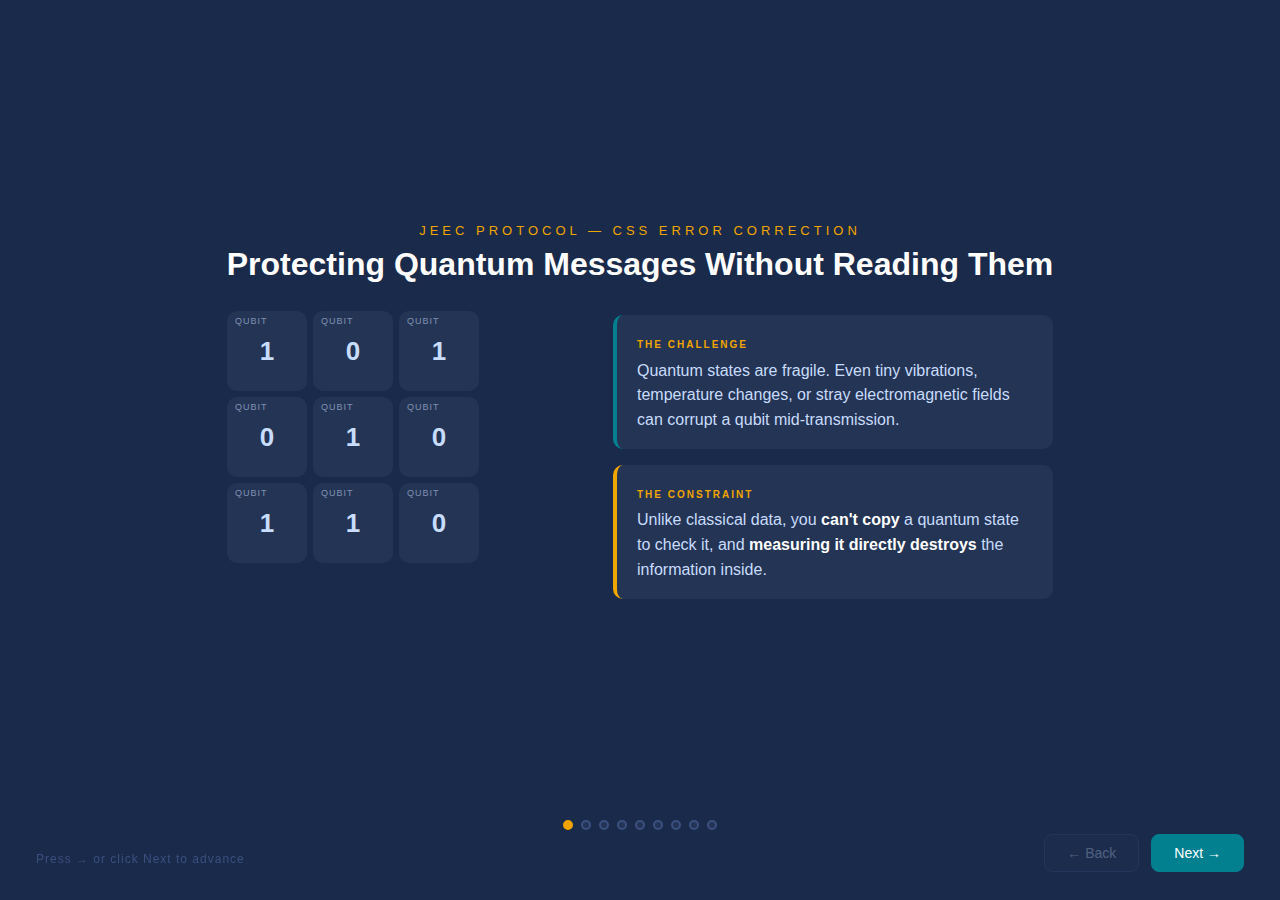
<file: game/index.html>
<!DOCTYPE html>
<html lang="en">
<head>
<meta charset="UTF-8">
<title>CSS Error Correction — Explained</title>
<style>
  * { box-sizing: border-box; margin: 0; padding: 0; }

  body {
    background: #1A2A4A;
    font-family: 'Trebuchet MS', sans-serif;
    color: #fff;
    height: 100vh;
    display: flex;
    flex-direction: column;
    align-items: center;
    justify-content: center;
    overflow: hidden;
    user-select: none;
  }

  /* ── Header ── */
  #header {
    text-align: center;
    margin-bottom: 28px;
    transition: opacity 0.4s;
  }
  #header .label {
    font-size: 13px;
    letter-spacing: 4px;
    color: #F0A500;
    text-transform: uppercase;
    margin-bottom: 8px;
  }
  #header h1 {
    font-size: 32px;
    font-weight: bold;
    color: #fff;
  }

  /* ── Main canvas ── */
  #canvas {
    display: flex;
    align-items: flex-start;
    justify-content: center;
    gap: 48px;
    width: 100%;
    max-width: 1100px;
    padding: 0 40px;
  }

  /* ── Grid ── */
  #grid-wrap { display: flex; flex-direction: column; align-items: center; }
  #grid {
    display: grid;
    grid-template-columns: repeat(4, 80px);
    grid-template-rows: repeat(4, 80px);
    gap: 6px;
    position: relative;
  }
  .cell {
    width: 80px; height: 80px;
    border-radius: 10px;
    display: flex; align-items: center; justify-content: center;
    font-size: 26px; font-weight: bold;
    transition: background 0.45s, color 0.45s, transform 0.35s, box-shadow 0.45s, opacity 0.45s;
    cursor: default;
    position: relative;
  }
  .cell .cell-label {
    position: absolute;
    top: 5px; left: 8px;
    font-size: 9px;
    font-weight: normal;
    opacity: 0.55;
    letter-spacing: 1px;
    text-transform: uppercase;
  }

  /* Cell types */
  .data    { background: #243454; color: #C8DCFC; }
  .parity  { background: #013848; color: #C8DCFC; opacity: 0; }
  .corner  { background: #013848; color: #C8DCFC; opacity: 0; }
  .divider { background: transparent; opacity: 0; pointer-events: none; }

  /* States */
  .cell.visible   { opacity: 1 !important; }
  .cell.highlight { background: #028090 !important; color: #fff !important; box-shadow: 0 0 18px #028090aa; transform: scale(1.08); }
  .cell.gold-hi   { background: #F0A500 !important; color: #1A2A4A !important; box-shadow: 0 0 18px #F0A500aa; transform: scale(1.08); }
  .cell.error     { background: #C0392B !important; color: #fff !important; box-shadow: 0 0 22px #C0392Bcc; transform: scale(1.12); animation: pulse-err 0.9s ease-in-out 2; }
  .cell.fail      { background: #7B1A0F !important; color: #ff8888 !important; box-shadow: 0 0 16px #C0392B88; }
  .cell.fixed     { background: #1A7A4A !important; color: #fff !important; box-shadow: 0 0 18px #1A7A4Aaa; transform: scale(1.12); animation: pulse-ok 0.6s ease-in-out; }

  @keyframes pulse-err {
    0%,100% { transform: scale(1.12); }
    50%      { transform: scale(1.22); }
  }
  @keyframes pulse-ok {
    0%   { transform: scale(1.25); }
    100% { transform: scale(1.08); }
  }

  /* Divider lines */
  #div-col { position: absolute; left: calc(3*80px + 3*6px + 3px); top: 0; width: 3px; height: calc(3*80px + 2*6px); background: #F0A500; border-radius: 2px; opacity: 0; transition: opacity 0.4s; }
  #div-row { position: absolute; top: calc(3*80px + 3*6px + 3px); left: 0; height: 3px; width: calc(3*80px + 2*6px); background: #F0A500; border-radius: 2px; opacity: 0; transition: opacity 0.4s; }

  .dividers-visible #div-col,
  .dividers-visible #div-row { opacity: 1; }

  /* Check badges */
  .check-badge {
    position: absolute;
    right: -26px; top: 50%;
    transform: translateY(-50%);
    font-size: 18px;
    opacity: 0;
    transition: opacity 0.35s;
    pointer-events: none;
  }
  .check-badge.visible { opacity: 1; }

  /* Grid labels */
  .grid-legend {
    display: flex; gap: 20px; margin-top: 14px;
    font-size: 12px; color: #8899BB;
    opacity: 0; transition: opacity 0.4s;
  }
  .grid-legend.visible { opacity: 1; }
  .legend-dot { display: inline-block; width: 12px; height: 12px; border-radius: 3px; margin-right: 5px; vertical-align: middle; }

  /* ── Explanation panel ── */
  #panel {
    flex: 1;
    max-width: 440px;
    display: flex;
    flex-direction: column;
    gap: 16px;
    padding-top: 4px;
  }
  .bubble {
    background: #243454;
    border-left: 4px solid #028090;
    border-radius: 10px;
    padding: 16px 20px;
    font-size: 16px;
    line-height: 1.55;
    color: #C8DCFC;
    opacity: 0;
    transform: translateY(14px);
    transition: opacity 0.4s, transform 0.4s;
  }
  .bubble.visible { opacity: 1; transform: translateY(0); }
  .bubble.gold { border-color: #F0A500; }
  .bubble.red  { border-color: #C0392B; background: #2A1A1A; }
  .bubble.green{ border-color: #1A7A4A; }
  .bubble strong { color: #fff; }
  .bubble .tag {
    display: inline-block;
    font-size: 10px; letter-spacing: 2px; text-transform: uppercase;
    color: #F0A500; font-weight: bold; margin-bottom: 6px;
  }

  /* ── Step indicator ── */
  #steps-bar {
    display: flex; gap: 8px; margin-top: 28px;
  }
  .step-dot {
    width: 10px; height: 10px;
    border-radius: 50%;
    background: #243454;
    border: 2px solid #3A5080;
    transition: background 0.3s, border-color 0.3s;
  }
  .step-dot.active   { background: #F0A500; border-color: #F0A500; }
  .step-dot.done     { background: #028090; border-color: #028090; }

  /* ── Nav ── */
  #nav {
    position: fixed; bottom: 28px; right: 36px;
    display: flex; gap: 12px;
  }
  .nav-btn {
    background: #243454; border: 1.5px solid #3A5080;
    color: #C8DCFC; font-size: 14px;
    padding: 10px 22px; border-radius: 8px;
    cursor: pointer; transition: background 0.2s, border-color 0.2s;
  }
  .nav-btn:hover { background: #028090; border-color: #028090; color: #fff; }
  .nav-btn.primary { background: #028090; border-color: #028090; color: #fff; }
  .nav-btn.primary:hover { background: #03A8BD; }

  #hint {
    position: fixed; bottom: 34px; left: 36px;
    font-size: 12px; color: #3A5080; letter-spacing: 1px;
  }

  /* ── Two-layer slide ── */
  #two-layers {
    display: none;
    gap: 32px;
    align-items: flex-start;
    justify-content: center;
    width: 100%;
    max-width: 900px;
  }
  .layer-card {
    flex: 1; background: #243454; border-radius: 14px;
    padding: 24px 28px; border-top: 4px solid #028090;
    opacity: 0; transform: translateY(20px);
    transition: opacity 0.5s, transform 0.5s;
  }
  .layer-card.visible { opacity: 1; transform: translateY(0); }
  .layer-card.gold-card { border-color: #F0A500; }
  .layer-card h3 { font-size: 18px; margin-bottom: 10px; }
  .layer-card p  { font-size: 14px; line-height: 1.6; color: #8899BB; }
  .layer-card .icon { font-size: 36px; margin-bottom: 12px; }

  /* ── JEEC slide ── */
  #jeec-slide {
    display: none;
    flex-direction: column;
    align-items: center;
    gap: 28px;
    width: 100%;
    max-width: 860px;
  }
  .jeec-flow {
    display: flex; align-items: center; gap: 0; width: 100%;
  }
  .jeec-stage {
    flex: 1; background: #243454; border-radius: 14px;
    padding: 22px 16px; text-align: center;
    border-top: 4px solid #028090;
    opacity: 0; transform: translateY(16px);
    transition: opacity 0.4s, transform 0.4s;
  }
  .jeec-stage.visible { opacity: 1; transform: translateY(0); }
  .jeec-stage .stage-icon { font-size: 30px; margin-bottom: 8px; }
  .jeec-stage h4 { font-size: 14px; font-weight: bold; color: #fff; margin-bottom: 6px; }
  .jeec-stage p  { font-size: 11px; color: #8899BB; line-height: 1.5; }
  .jeec-stage .css-badge {
    margin-top: 12px; display: inline-block;
    background: #1A7A4A; color: #fff;
    font-size: 10px; padding: 3px 10px; border-radius: 20px;
    letter-spacing: 1px;
  }
  .jeec-arrow {
    font-size: 24px; color: #3A5080; padding: 0 6px;
    opacity: 0; transition: opacity 0.4s;
  }
  .jeec-arrow.visible { opacity: 1; }
  .jeec-tagline {
    font-size: 20px; color: #C8DCFC; text-align: center;
    opacity: 0; transition: opacity 0.5s;
    line-height: 1.6;
  }
  .jeec-tagline.visible { opacity: 1; }
  .jeec-tagline strong { color: #F0A500; }
</style>
</head>
<body>

<div id="header">
  <div class="label">JEEC Protocol — CSS Error Correction</div>
  <h1 id="main-title">Protecting Quantum Messages Without Reading Them</h1>
</div>

<!-- MAIN GRID + PANEL (steps 0–6) -->
<div id="canvas">
  <div id="grid-wrap">
    <div id="grid">
      <!-- Data cells (3×3) -->
      <div class="cell data" id="c00"><span class="cell-label">qubit</span><span class="val">1</span></div>
      <div class="cell data" id="c01"><span class="cell-label">qubit</span><span class="val">0</span></div>
      <div class="cell data" id="c02"><span class="cell-label">qubit</span><span class="val">1</span></div>
      <!-- Row 0 parity -->
      <div class="cell parity" id="p0"><span class="cell-label">check</span><span class="val">0</span></div>

      <div class="cell data" id="c10"><span class="cell-label">qubit</span><span class="val">0</span></div>
      <div class="cell data" id="c11"><span class="cell-label">qubit</span><span class="val">1</span></div>
      <div class="cell data" id="c12"><span class="cell-label">qubit</span><span class="val">0</span></div>
      <!-- Row 1 parity -->
      <div class="cell parity" id="p1"><span class="cell-label">check</span><span class="val">1</span></div>

      <div class="cell data" id="c20"><span class="cell-label">qubit</span><span class="val">1</span></div>
      <div class="cell data" id="c21"><span class="cell-label">qubit</span><span class="val">1</span></div>
      <div class="cell data" id="c22"><span class="cell-label">qubit</span><span class="val">0</span></div>
      <!-- Row 2 parity -->
      <div class="cell parity" id="p2"><span class="cell-label">check</span><span class="val">0</span></div>

      <!-- Col parities -->
      <div class="cell parity" id="q0"><span class="cell-label">check</span><span class="val">0</span></div>
      <div class="cell parity" id="q1"><span class="cell-label">check</span><span class="val">0</span></div>
      <div class="cell parity" id="q2"><span class="cell-label">check</span><span class="val">1</span></div>
      <!-- Corner -->
      <div class="cell corner" id="corner"><span class="val">1</span></div>

      <!-- Divider lines -->
      <div id="div-col"></div>
      <div id="div-row"></div>

      <!-- Check badges -->
      <div class="check-badge" id="badge0" style="top:28px">✓</div>
      <div class="check-badge" id="badge1" style="top:114px">✓</div>
      <div class="check-badge" id="badge2" style="top:200px">✓</div>
    </div>

    <div class="grid-legend" id="legend">
      <span><span class="legend-dot" style="background:#243454;border:2px solid #3A5080"></span>Data qubit</span>
      <span><span class="legend-dot" style="background:#013848;border:2px solid #028090"></span>Check cell</span>
    </div>
  </div>

  <div id="panel"></div>
</div>

<!-- TWO LAYERS (step 7) -->
<div id="two-layers">
  <div class="layer-card" id="layer1">
    <div class="icon">⟨0|1⟩</div>
    <h3 style="color:#028090">Layer 1 — Bit-Flip Checks</h3>
    <p>Catches classical-style errors: a qubit that should be <strong style="color:#fff">0</strong> accidentally becomes <strong style="color:#fff">1</strong>.<br><br>These are the row checks — the same ones we just saw in the Sudoku grid.</p>
  </div>
  <div class="layer-card gold-card" id="layer2">
    <div class="icon">⟨+|−⟩</div>
    <h3 style="color:#F0A500">Layer 2 — Phase-Flip Checks</h3>
    <p>Catches purely <em>quantum</em> errors: a qubit's <strong style="color:#fff">phase</strong> flips — invisible in the classical world, but fatal for quantum communication.<br><br>These are the column checks — a second identical grid, rotated 90°.</p>
  </div>
</div>

<!-- JEEC SLIDE (step 8) -->
<div id="jeec-slide">
  <div class="jeec-flow">
    <div class="jeec-stage" id="js1">
      <div class="stage-icon">🔐</div>
      <h4>Stage 1</h4>
      <p>Alice locks the quantum message with her operator</p>
      <span class="css-badge">CSS active</span>
    </div>
    <div class="jeec-arrow" id="ja1">→</div>
    <div class="jeec-stage" id="js2">
      <div class="stage-icon">🔒</div>
      <h4>Stage 2</h4>
      <p>Bob adds his own lock and sends it back</p>
      <span class="css-badge">CSS active</span>
    </div>
    <div class="jeec-arrow" id="ja2">→</div>
    <div class="jeec-stage" id="js3">
      <div class="stage-icon">📬</div>
      <h4>Stage 3</h4>
      <p>Both locks removed — message delivered</p>
      <span class="css-badge">CSS active</span>
    </div>
  </div>
  <p class="jeec-tagline" id="jt">
    At <strong>every stage</strong>, CSS error correction runs automatically —<br>
    detecting and fixing both bit-flips and phase-flips<br>
    <strong>without ever reading the message.</strong>
  </p>
</div>

<!-- Nav -->
<div id="nav">
  <button class="nav-btn" id="btn-prev" onclick="go(-1)">← Back</button>
  <button class="nav-btn primary" id="btn-next" onclick="go(1)">Next →</button>
</div>
<div id="hint">Press → or click Next to advance</div>
<div id="steps-bar"></div>

<script>
const TOTAL = 9;
let step = 0;

// ── Step definitions ──────────────────────────────────────────────────────────
const steps = [
  // 0 — intro: show data cells
  () => {
    setTitle("Protecting Quantum Messages Without Reading Them");
    showCanvas(true);
    resetGrid();
    showPanel([
      { tag: "The Challenge", text: "Quantum states are fragile. Even tiny vibrations, temperature changes, or stray electromagnetic fields can corrupt a qubit mid-transmission." },
      { tag: "The Constraint", text: "Unlike classical data, you <strong>can't copy</strong> a quantum state to check it, and <strong>measuring it directly destroys</strong> the information inside.", cls: "gold" },
    ]);
  },
  // 1 — show the data grid highlighted
  () => {
    setTitle("Your message is spread across multiple qubits");
    showCanvas(true);
    resetGrid();
    highlightCells(['c00','c01','c02','c10','c11','c12','c20','c21','c22'], 'highlight');
    showPanel([
      { tag: "Step 1 — Encoding", text: "CSS codes <strong>spread your quantum message</strong> across multiple physical qubits — like hiding a word across different letters of a sentence." },
      { tag: "", text: "Each coloured cell is a <strong>data qubit</strong>. Together they carry your secret. No single cell contains the full message.", cls: "gold" },
    ]);
  },
  // 2 — show parity cells
  () => {
    setTitle("CSS adds 'check cells' that monitor without reading");
    showCanvas(true);
    resetGrid();
    showParities(true);
    showDividers(true);
    showLegend(true);
    highlightCells(['p0','p1','p2','q0','q1','q2','corner'], 'gold-hi');
    showPanel([
      { tag: "Step 2 — Check Cells", text: "CSS adds <strong>extra 'check cells'</strong> along the edges. They don't carry your message — they exist purely to watch over the data qubits.", cls: "gold" },
      { tag: "", text: "Each check cell holds the <strong>XOR sum</strong> of its row or column — like a Sudoku row that must always balance. If it stops balancing, something went wrong." },
    ]);
  },
  // 3 — explain the rule
  () => {
    setTitle("The rule: every row and column must 'balance'");
    showCanvas(true);
    resetGrid();
    showParities(true);
    showDividers(true);
    showLegend(true);
    showBadges(true);
    showPanel([
      { tag: "The Invariant", text: "Every row: <strong>data qubits ⊕ check cell = 0</strong><br>Every column: <strong>data qubits ⊕ check cell = 0</strong>", cls: "gold" },
      { tag: "", text: "The ✓ badges show that all checks currently pass. The system is healthy — no errors have occurred yet." },
      { tag: "Key Insight", text: "CSS can verify these checks <strong>without ever measuring the actual data</strong>. The checks are blind to the message content — they only see the pattern.", cls: "green" },
    ]);
  },
  // 4 — inject error
  () => {
    setTitle("Noise strikes — a qubit gets corrupted");
    showCanvas(true);
    resetGrid();
    showParities(true);
    showDividers(true);
    showLegend(true);
    showBadges(false);
    // Flip cell c12: 0 → 1
    document.querySelector('#c12 .val').textContent = '1';
    highlightCells(['c12'], 'error');
    showPanel([
      { tag: "Step 3 — Error!", text: "A noise event corrupts one qubit. Cell [row 1, col 2] flips from <strong>0 → 1</strong>. This is an X (bit-flip) error.", cls: "red" },
      { tag: "", text: "This could happen because of fibre attenuation, interference from a classical channel, or thermal noise in the detector.", cls: "red" },
      { tag: "", text: "Neither Alice nor Bob can simply 'look' at the qubit to check — measuring it would collapse the quantum state." },
    ]);
  },
  // 5 — failing checks
  () => {
    setTitle("The check cells fire — error located, message untouched");
    showCanvas(true);
    resetGrid();
    showParities(true);
    showDividers(true);
    showLegend(true);
    showBadges(false);
    document.querySelector('#c12 .val').textContent = '1';
    // Update failing parities
    document.querySelector('#p1 .val').textContent = '0'; // was 1, now fails
    document.querySelector('#q2 .val').textContent = '0'; // was 1, now fails
    highlightCells(['c12'], 'error');
    highlightCells(['p1', 'q2'], 'fail');
    // Badges: row 0 and 2 pass, row 1 fails
    document.querySelectorAll('.check-badge').forEach(b => b.classList.remove('visible'));
    document.getElementById('badge0').textContent = '✓';
    document.getElementById('badge0').classList.add('visible');
    document.getElementById('badge2').textContent = '✓';
    document.getElementById('badge2').classList.add('visible');
    showPanel([
      { tag: "Step 4 — Detection", text: "<strong>Row 1 check fails</strong> ✗ — the balance is broken.<br><strong>Column 2 check fails</strong> ✗ — the balance is broken.", cls: "red" },
      { tag: "", text: "The error is at the <strong>intersection of the failing row and column</strong>: cell [row 1, col 2].<br>Found — without reading a single data qubit.", cls: "gold" },
      { tag: "Crucially", text: "Row 0 ✓ and Row 2 ✓ still pass. CSS knows <em>exactly</em> which qubit is wrong and which are fine.", cls: "green" },
    ]);
  },
  // 6 — fix
  () => {
    setTitle("CSS corrects the error — message fully restored");
    showCanvas(true);
    resetGrid();
    showParities(true);
    showDividers(true);
    showLegend(true);
    showBadges(true);
    showPanel([
      { tag: "Step 5 — Correction", text: "CSS applies a <strong>correction operator</strong> to cell [1,2], flipping it back to 0. No measurement of the actual message was needed.", cls: "green" },
      { tag: "", text: "All check cells return to balance. The ✓ badges light up. The quantum message is <strong>intact and uncorrupted</strong>.", cls: "green" },
      { tag: "The Result", text: "Error detected, located, and corrected — <strong>automatically</strong>, during transmission, without exposing any quantum information.", cls: "gold" },
    ]);
  },
  // 7 — two layers
  () => {
    setTitle("But quantum has two types of errors — CSS handles both");
    showCanvas(false);
    document.getElementById('two-layers').style.display = 'flex';
    document.getElementById('jeec-slide').style.display = 'none';
    setTimeout(() => {
      document.getElementById('layer1').classList.add('visible');
      setTimeout(() => document.getElementById('layer2').classList.add('visible'), 250);
    }, 80);
    showPanel([]);
  },
  // 8 — JEEC
  () => {
    setTitle("In JEEC — CSS runs at every stage of the protocol");
    showCanvas(false);
    document.getElementById('two-layers').style.display = 'none';
    document.getElementById('jeec-slide').style.display = 'flex';
    const els = ['js1','ja1','js2','ja2','js3'];
    els.forEach((id, i) => setTimeout(() => document.getElementById(id).classList.add('visible'), i * 180));
    setTimeout(() => document.getElementById('jt').classList.add('visible'), els.length * 180 + 100);
    showPanel([]);
  },
];

// ── Helpers ───────────────────────────────────────────────────────────────────
function setTitle(t) { document.getElementById('main-title').textContent = t; }

function showCanvas(show) {
  document.getElementById('canvas').style.display = show ? 'flex' : 'none';
  if (!show) {
    document.getElementById('two-layers').style.display = 'none';
    document.getElementById('jeec-slide').style.display = 'none';
  }
}

function resetGrid() {
  // Reset all data cells
  const dataVals = { c00:1,c01:0,c02:1,c10:0,c11:1,c12:0,c20:1,c21:1,c22:0 };
  Object.entries(dataVals).forEach(([id, v]) => {
    const el = document.getElementById(id);
    el.querySelector('.val').textContent = v;
    el.className = 'cell data';
  });
  // Reset parity cells
  const parVals = { p0:0,p1:1,p2:0,q0:0,q1:0,q2:1 };
  Object.entries(parVals).forEach(([id,v]) => {
    const el = document.getElementById(id);
    el.querySelector('.val').textContent = v;
    el.className = 'cell parity';
  });
  document.getElementById('corner').className = 'cell corner';
  showDividers(false);
  showParities(false);
  showBadges(false);
  showLegend(false);
}

function highlightCells(ids, cls) {
  ids.forEach(id => document.getElementById(id).classList.add(cls));
}

function showParities(show) {
  ['p0','p1','p2','q0','q1','q2','corner'].forEach(id => {
    const el = document.getElementById(id);
    if (show) el.classList.add('visible');
    else el.classList.remove('visible');
  });
}

function showDividers(show) {
  document.getElementById('grid').classList.toggle('dividers-visible', show);
}

function showBadges(show) {
  document.querySelectorAll('.check-badge').forEach(b => {
    b.textContent = '✓';
    b.style.color = '#1A7A4A';
    if (show) b.classList.add('visible');
    else b.classList.remove('visible');
  });
}

function showLegend(show) {
  document.getElementById('legend').classList.toggle('visible', show);
}

function showPanel(items) {
  const panel = document.getElementById('panel');
  panel.innerHTML = '';
  const clsMap = { gold: 'bubble gold', red: 'bubble red', green: 'bubble green', '': 'bubble' };
  items.forEach((item, i) => {
    const div = document.createElement('div');
    div.className = clsMap[item.cls || ''] || 'bubble';
    div.innerHTML = (item.tag ? `<div class="tag">${item.tag}</div>` : '') + `<p>${item.text}</p>`;
    panel.appendChild(div);
    setTimeout(() => div.classList.add('visible'), i * 120 + 60);
  });
}

// ── Navigation ────────────────────────────────────────────────────────────────
function buildDots() {
  const bar = document.getElementById('steps-bar');
  bar.innerHTML = '';
  for (let i = 0; i < TOTAL; i++) {
    const d = document.createElement('div');
    d.className = 'step-dot' + (i < step ? ' done' : i === step ? ' active' : '');
    bar.appendChild(d);
  }
  // Position below canvas
  bar.style.position = 'fixed';
  bar.style.bottom = '70px';
  bar.style.left = '50%';
  bar.style.transform = 'translateX(-50%)';
}

function go(dir) {
  step = Math.max(0, Math.min(TOTAL - 1, step + dir));
  render();
}

function render() {
  // Reset two-layer and JEEC visibility
  document.querySelectorAll('.layer-card').forEach(e => e.classList.remove('visible'));
  document.querySelectorAll('.jeec-stage, .jeec-arrow, .jeec-tagline').forEach(e => e.classList.remove('visible'));
  steps[step]();
  buildDots();
  document.getElementById('btn-prev').style.opacity = step === 0 ? '0.3' : '1';
  document.getElementById('btn-next').textContent = step === TOTAL - 1 ? 'Done ✓' : 'Next →';
}

document.addEventListener('keydown', e => {
  if (e.key === 'ArrowRight' || e.key === 'ArrowDown' || e.key === ' ') { e.preventDefault(); go(1); }
  if (e.key === 'ArrowLeft'  || e.key === 'ArrowUp')                    { e.preventDefault(); go(-1); }
});

render();
</script>
</body>
</html>
</file>
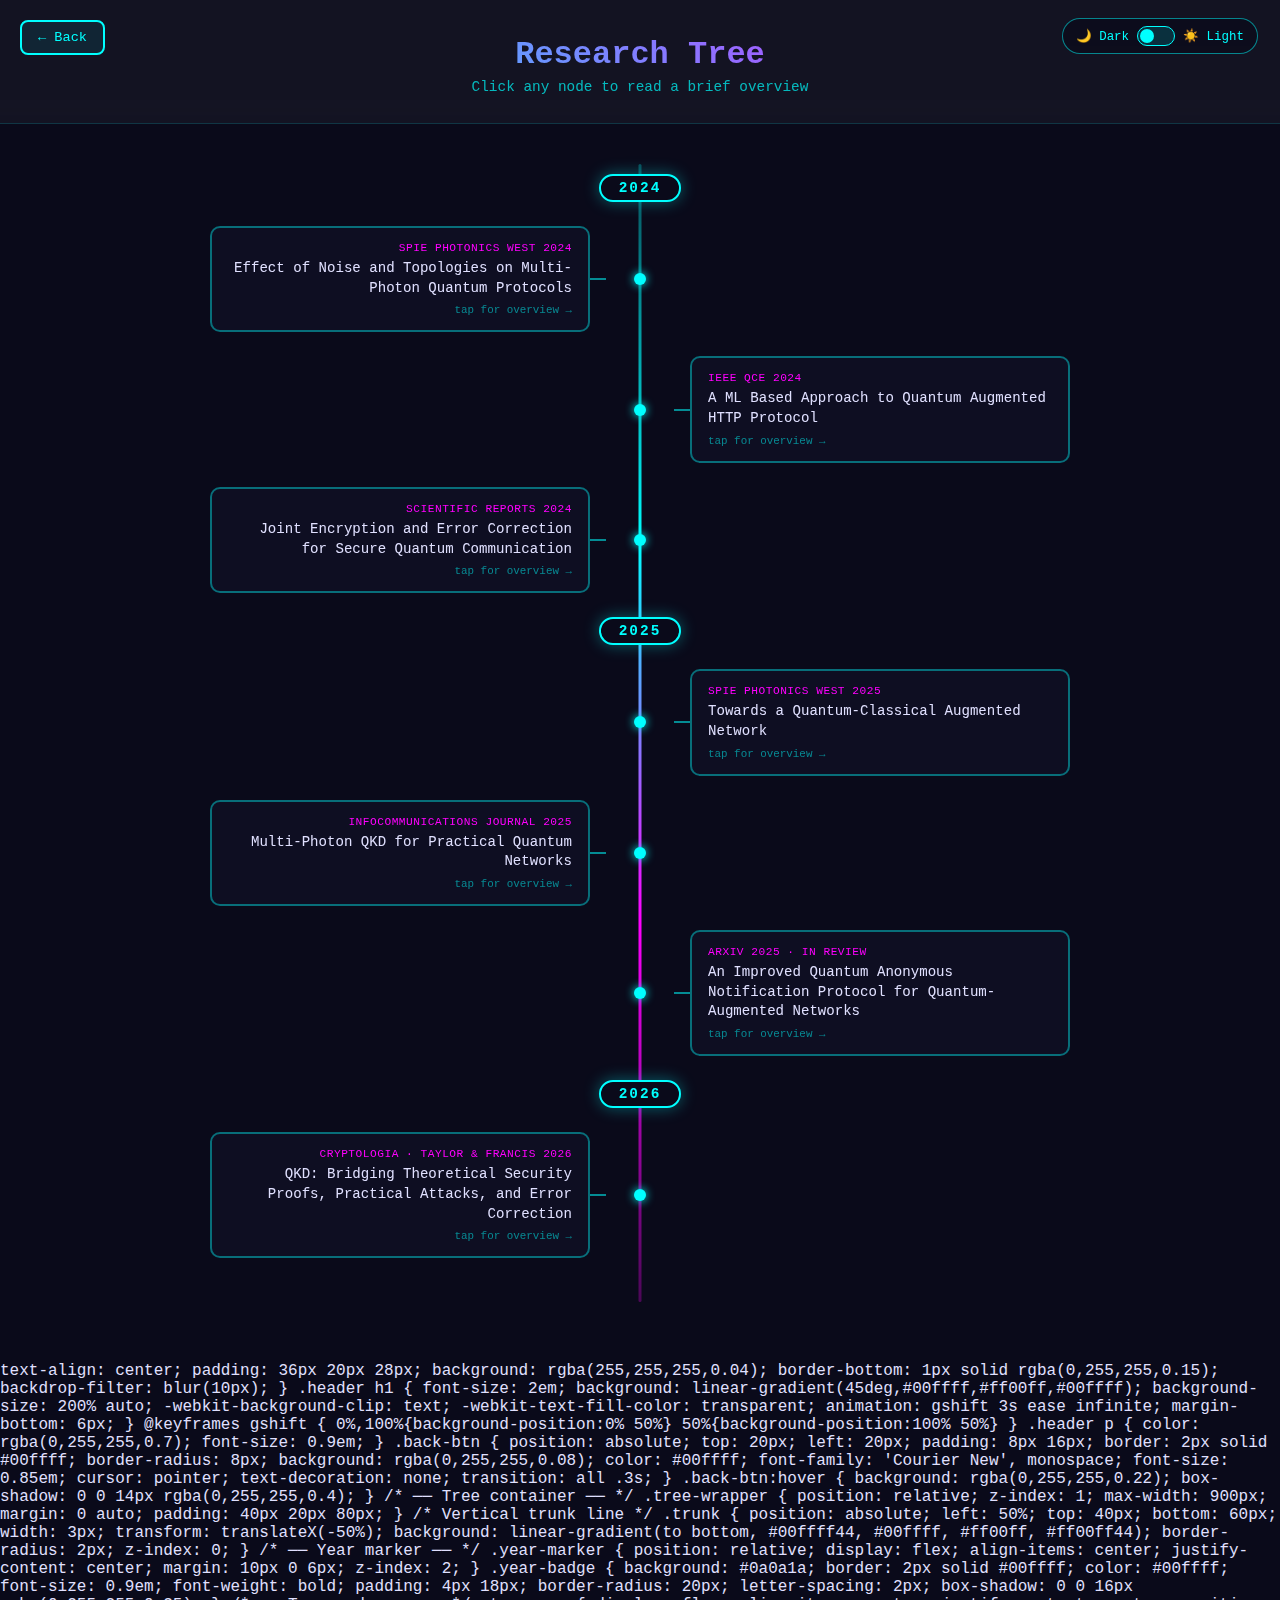
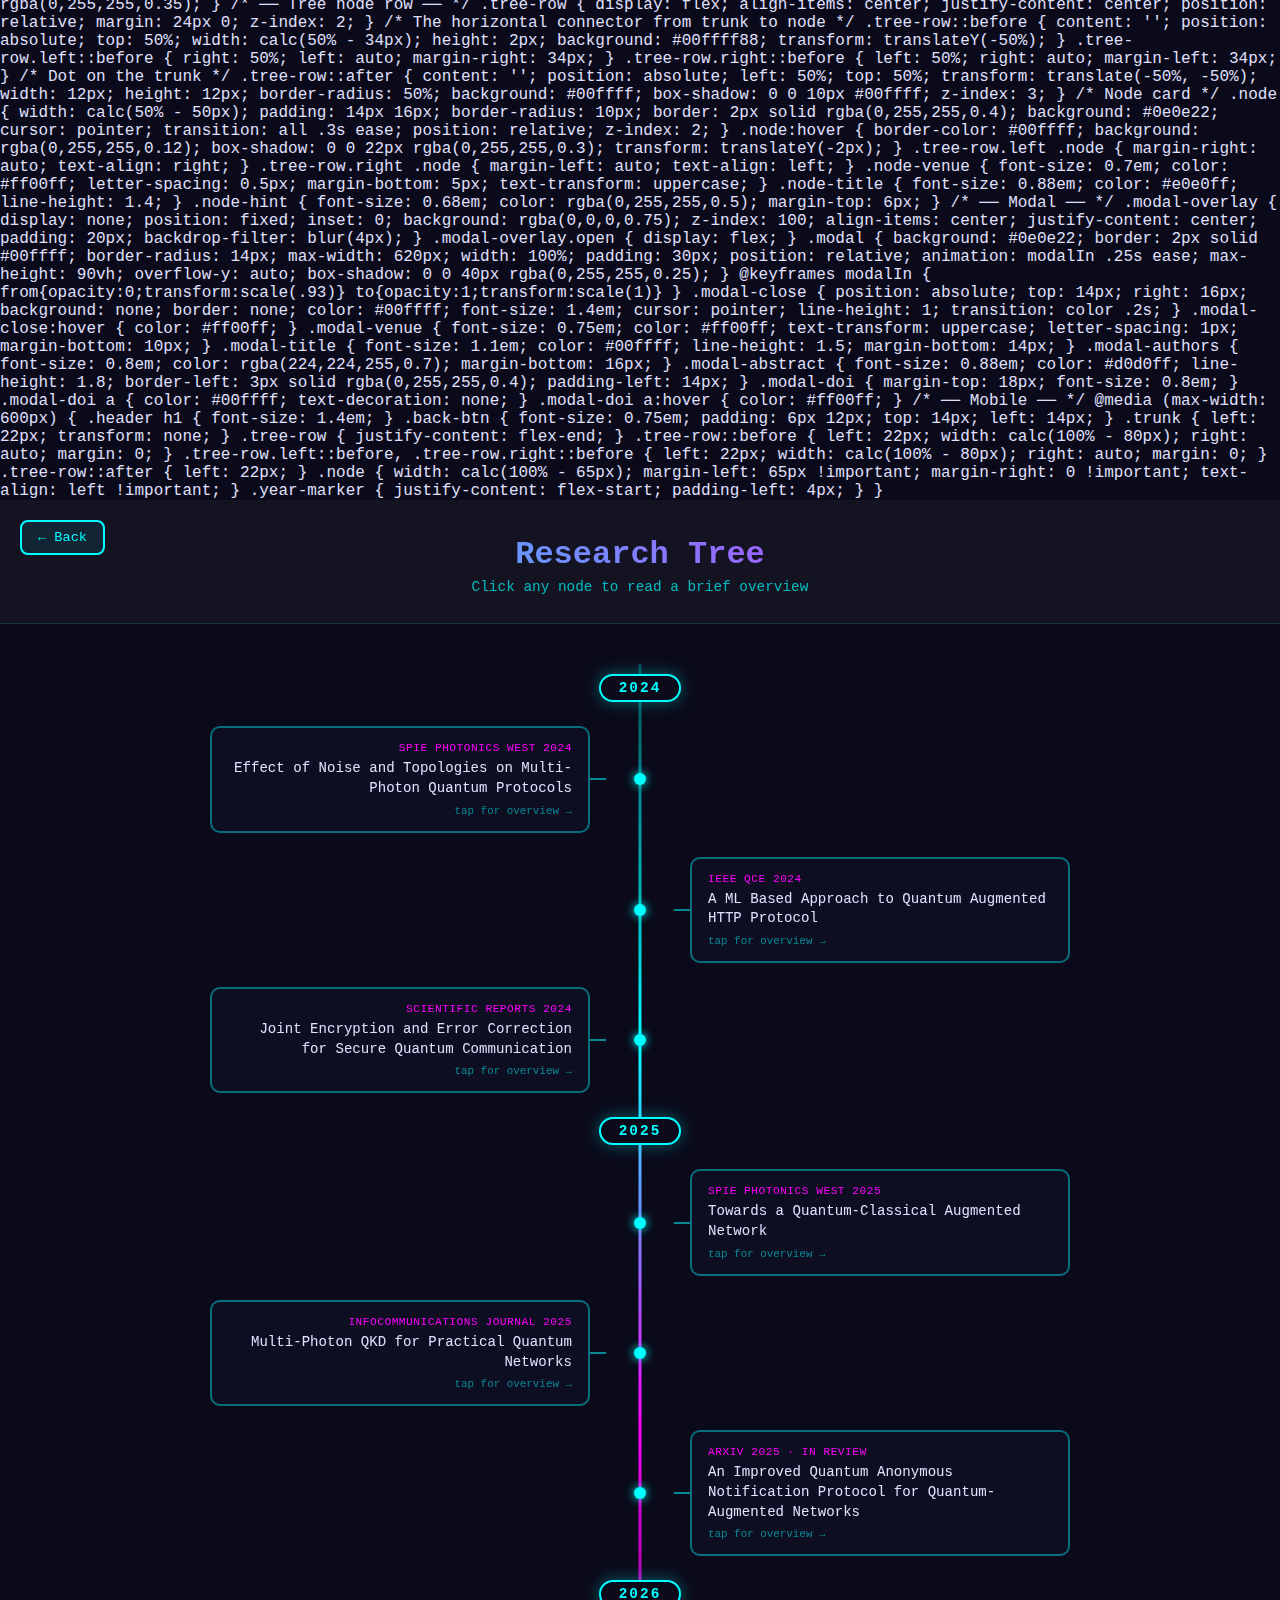
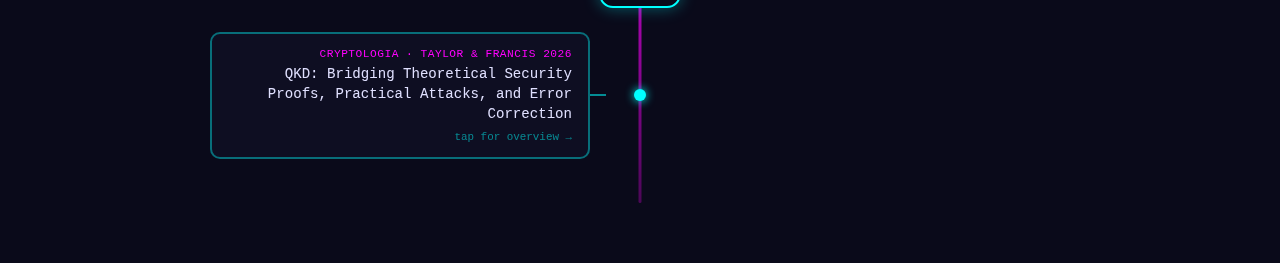
<file: projects.html>
<!DOCTYPE html>
<html lang="en">
<head>
    <meta charset="UTF-8">
    <meta name="viewport" content="width=device-width, initial-scale=1.0">
    <title>Research Tree | Nitin Jha</title>
    <script>
      (function() {
        const _id = [71,45,48,89,82,54,52,84,66,68,54,75].map(n=>String.fromCharCode(n)).join('');
        const _allowed = ['nitinjha.github.io', 'localhost', '127.0.0.1'];
        if (!_allowed.some(h => location.hostname === h || location.hostname.endsWith('.' + h))) return;
        window.dataLayer = window.dataLayer || [];
        function gtag(){dataLayer.push(arguments);}
        window.gtag = gtag;
        gtag('js', new Date());
        gtag('config', _id);
        const s = document.createElement('script');
        s.async = true;
        s.src = 'https://www.googletagmanager.com/gtag/js?id=' + _id;
        document.head.appendChild(s);
      })();
    </script>
    <style>
        * { margin: 0; padding: 0; box-sizing: border-box; }

        body {
            background: #0a0a1a;
            color: #e0e0ff;
            font-family: 'Courier New', monospace;
            overflow-x: hidden;
            min-height: 100vh;
        }

        /* ── Starfield ── */
        .stars { position: fixed; top: 0; left: 0; width: 100%; height: 100%; pointer-events: none; z-index: 0; }
        .star { position: absolute; background: white; border-radius: 50%; animation: twinkle 3s infinite; }
        @keyframes twinkle { 0%,100%{opacity:.3} 50%{opacity:1} }

        /* ── Header ── */
        .header {
            position: relative; z-index: 1;
            text-align: center;
            padding: 36px 20px 28px;
            background: rgba(255,255,255,0.04);
            border-bottom: 1px solid rgba(0,255,255,0.15);
            backdrop-filter: blur(10px);
        }
        .header h1 {
            font-size: 2em;
            background: linear-gradient(45deg,#00ffff,#ff00ff,#00ffff);
            background-size: 200% auto;
            -webkit-background-clip: text;
            -webkit-text-fill-color: transparent;
            animation: gshift 3s ease infinite;
            margin-bottom: 6px;
        }
        @keyframes gshift { 0%,100%{background-position:0% 50%} 50%{background-position:100% 50%} }
        .header p { color: rgba(0,255,255,0.7); font-size: 0.9em; }

        .back-btn {
            position: absolute; top: 20px; left: 20px;
            padding: 8px 16px;
            border: 2px solid #00ffff;
            border-radius: 8px;
            background: rgba(0,255,255,0.08);
            color: #00ffff;
            font-family: 'Courier New', monospace;
            font-size: 0.85em;
            cursor: pointer;
            text-decoration: none;
            transition: all .3s;
        }
        .back-btn:hover { background: rgba(0,255,255,0.22); box-shadow: 0 0 14px rgba(0,255,255,0.4); }

        /* ── Tree container ── */
        .tree-wrapper {
            position: relative; z-index: 1;
            max-width: 900px;
            margin: 0 auto;
            padding: 40px 20px 80px;
        }

        /* Vertical trunk line */
        .trunk {
            position: absolute;
            left: 50%;
            top: 40px;
            bottom: 60px;
            width: 3px;
            transform: translateX(-50%);
            background: linear-gradient(to bottom, #00ffff44, #00ffff, #ff00ff, #ff00ff44);
            border-radius: 2px;
            z-index: 0;
        }

        /* ── Year marker ── */
        .year-marker {
            position: relative;
            display: flex;
            align-items: center;
            justify-content: center;
            margin: 10px 0 6px;
            z-index: 2;
        }
        .year-badge {
            background: #0a0a1a;
            border: 2px solid #00ffff;
            color: #00ffff;
            font-size: 0.9em;
            font-weight: bold;
            padding: 4px 18px;
            border-radius: 20px;
            letter-spacing: 2px;
            box-shadow: 0 0 16px rgba(0,255,255,0.35);
        }

        /* ── Tree node row ── */
        .tree-row {
            display: flex;
            align-items: center;
            justify-content: center;
            position: relative;
            margin: 24px 0;
            z-index: 2;
        }

        /* The horizontal connector from trunk to node */
        .tree-row::before {
            content: '';
            position: absolute;
            top: 50%;
            width: calc(50% - 34px);
            height: 2px;
            background: #00ffff88;
            transform: translateY(-50%);
        }
        .tree-row.left::before  { right: 50%; left: auto; margin-right: 34px; }
        .tree-row.right::before { left: 50%;  right: auto; margin-left: 34px; }

        /* Dot on the trunk */
        .tree-row::after {
            content: '';
            position: absolute;
            left: 50%;
            top: 50%;
            transform: translate(-50%, -50%);
            width: 12px;
            height: 12px;
            border-radius: 50%;
            background: #00ffff;
            box-shadow: 0 0 10px #00ffff;
            z-index: 3;
        }

        /* Node card */
        .node {
            width: calc(50% - 50px);
            padding: 14px 16px;
            border-radius: 10px;
            border: 2px solid rgba(0,255,255,0.4);
            background: #0e0e22;
            cursor: pointer;
            transition: all .3s ease;
            position: relative;
            z-index: 2;
        }
        .node:hover {
            border-color: #00ffff;
            background: rgba(0,255,255,0.12);
            box-shadow: 0 0 22px rgba(0,255,255,0.3);
            transform: translateY(-2px);
        }
        .tree-row.left  .node { margin-right: auto; text-align: right; }
        .tree-row.right .node { margin-left: auto;  text-align: left;  }

        .node-venue {
            font-size: 0.7em;
            color: #ff00ff;
            letter-spacing: 0.5px;
            margin-bottom: 5px;
            text-transform: uppercase;
        }
        .node-title {
            font-size: 0.88em;
            color: #e0e0ff;
            line-height: 1.4;
        }
        .node-hint {
            font-size: 0.68em;
            color: rgba(0,255,255,0.5);
            margin-top: 6px;
        }

        /* ── Modal ── */
        .modal-overlay {
            display: none;
            position: fixed; inset: 0;
            background: rgba(0,0,0,0.75);
            z-index: 100;
            align-items: center;
            justify-content: center;
            padding: 20px;
            backdrop-filter: blur(4px);
        }
        .modal-overlay.open { display: flex; }

        .modal {
            background: #0e0e22;
            border: 2px solid #00ffff;
            border-radius: 14px;
            max-width: 620px;
            width: 100%;
            padding: 30px;
            position: relative;
            animation: modalIn .25s ease;
            max-height: 90vh;
            overflow-y: auto;
            box-shadow: 0 0 40px rgba(0,255,255,0.25);
        }
        @keyframes modalIn { from{opacity:0;transform:scale(.93)} to{opacity:1;transform:scale(1)} }

        .modal-close {
            position: absolute; top: 14px; right: 16px;
            background: none; border: none;
            color: #00ffff; font-size: 1.4em;
            cursor: pointer; line-height: 1;
            transition: color .2s;
        }
        .modal-close:hover { color: #ff00ff; }

        .modal-venue {
            font-size: 0.75em;
            color: #ff00ff;
            text-transform: uppercase;
            letter-spacing: 1px;
            margin-bottom: 10px;
        }
        .modal-title {
            font-size: 1.1em;
            color: #00ffff;
            line-height: 1.5;
            margin-bottom: 14px;
        }
        .modal-authors {
            font-size: 0.8em;
            color: rgba(224,224,255,0.7);
            margin-bottom: 16px;
        }
        .modal-abstract {
            font-size: 0.88em;
            color: #d0d0ff;
            line-height: 1.8;
            border-left: 3px solid rgba(0,255,255,0.4);
            padding-left: 14px;
        }
        .modal-doi {
            margin-top: 18px;
            font-size: 0.8em;
        }
        .modal-doi a {
            color: #00ffff;
            text-decoration: none;
        }
        .modal-doi a:hover { color: #ff00ff; }

        /* ── Mode toggle ── */
        .mode-toggle {
            position: fixed;
            top: 18px; right: 22px;
            z-index: 999;
            display: flex; align-items: center; gap: 8px;
            padding: 7px 13px;
            border-radius: 30px;
            border: 1.5px solid rgba(0,255,255,0.5);
            background: rgba(10,10,26,0.7);
            backdrop-filter: blur(10px);
            cursor: pointer;
            font-family: 'Courier New', monospace;
            font-size: 0.78em;
            color: #00ffff;
            transition: all 0.3s ease;
            user-select: none;
        }
        .mode-toggle:hover { border-color: #00ffff; background: rgba(0,255,255,0.1); }
        .toggle-track {
            width: 38px; height: 20px;
            background: rgba(0,255,255,0.15);
            border: 1.5px solid #00ffff;
            border-radius: 10px;
            position: relative; flex-shrink: 0;
            transition: all 0.3s;
        }
        .toggle-knob {
            position: absolute;
            width: 14px; height: 14px;
            background: #00ffff;
            border-radius: 50%;
            top: 2px; left: 2px;
            transition: left 0.3s, background 0.3s;
        }

        /* ── Formal / light mode ── */
        body.formal { background: #f4f4f4; color: #111; }

        body.formal .mode-toggle {
            background: rgba(255,255,255,0.92);
            border-color: #555; color: #333;
        }
        body.formal .mode-toggle:hover { background: #e8e8e8; }
        body.formal .toggle-track { background: rgba(0,0,0,0.08); border-color: #555; }
        body.formal .toggle-knob { background: #333; left: 20px; }

        body.formal .stars { display: none; }

        body.formal .header {
            background: #fff;
            border-bottom: 1px solid #ddd;
            box-shadow: 0 2px 10px rgba(0,0,0,0.06);
            backdrop-filter: none;
        }
        body.formal .header h1 {
            background: none;
            -webkit-background-clip: unset;
            -webkit-text-fill-color: #111;
            animation: none;
        }
        body.formal .header p { color: #555; }

        body.formal .back-btn {
            background: #fff;
            border-color: #555;
            color: #333;
            box-shadow: none;
        }
        body.formal .back-btn:hover { background: #eee; box-shadow: none; }

        body.formal .trunk {
            background: #555;
        }
        body.formal .year-badge {
            background: #fff;
            border-color: #333;
            color: #111;
            box-shadow: none;
            letter-spacing: 1px;
        }
        body.formal .tree-row::before { background: #999; }
        body.formal .tree-row::after {
            background: #333;
            box-shadow: none;
        }

        body.formal .node {
            background: #fff;
            border-color: #bbb;
        }
        body.formal .node:hover {
            background: #f5f5f5;
            border-color: #555;
            box-shadow: 2px 2px 0 #aaa;
            transform: none;
        }
        body.formal .node-venue { color: #555; }
        body.formal .node-title { color: #111; }
        body.formal .node-hint { color: #999; }

        body.formal .modal-overlay { background: rgba(0,0,0,0.45); }
        body.formal .modal {
            background: #fff;
            border-color: #bbb;
            box-shadow: 0 4px 30px rgba(0,0,0,0.15);
        }
        body.formal .modal-close { color: #333; }
        body.formal .modal-close:hover { color: #000; }
        body.formal .modal-venue { color: #555; }
        body.formal .modal-title { color: #111; }
        body.formal .modal-authors { color: #555; }
        body.formal .modal-abstract {
            color: #333;
            border-left-color: #bbb;
        }
        body.formal .modal-doi a { color: #111; text-decoration: underline; }
        body.formal .modal-doi a:hover { color: #555; }

        /* ── Mobile ── */
        @media (max-width: 600px) {
            .header h1 { font-size: 1.4em; }
            .back-btn { font-size: 0.75em; padding: 6px 12px; top: 14px; left: 14px; }

            .trunk { left: 22px; transform: none; }

            .tree-row { justify-content: flex-end; }
            .tree-row::before { left: 22px; width: calc(100% - 80px); right: auto; margin: 0; }
            .tree-row.left::before,
            .tree-row.right::before { left: 22px; width: calc(100% - 80px); right: auto; margin: 0; }
            .tree-row::after { left: 22px; }

            .node {
                width: calc(100% - 65px);
                margin-left: 65px !important;
                margin-right: 0 !important;
                text-align: left !important;
            }

            .year-marker { justify-content: flex-start; padding-left: 4px; }
        }
    </style>
</head>
<body>

<!-- Mode toggle -->
<button class="mode-toggle" onclick="toggleMode()">
    <span>🌙 Dark</span>
    <div class="toggle-track"><div class="toggle-knob"></div></div>
    <span>☀️ Light</span>
</button>

<div class="stars" id="stars"></div>

<div class="header">
    <a href="index.html" class="back-btn">← Back</a>
    <h1>Research Tree</h1>
    <p>Click any node to read a brief overview</p>
</div>

<div class="tree-wrapper">
    <div class="trunk"></div>

    <!-- ── 2024 ── -->
    <div class="year-marker"><span class="year-badge">2024</span></div>

    <div class="tree-row left" data-paper="0">
        <div class="node" onclick="openModal(0)">
            <div class="node-venue">SPIE Photonics West 2024</div>
            <div class="node-title">Effect of Noise and Topologies on Multi-Photon Quantum Protocols</div>
            <div class="node-hint">tap for overview →</div>
        </div>
    </div>

    <div class="tree-row right" data-paper="1">
        <div class="node" onclick="openModal(1)">
            <div class="node-venue">IEEE QCE 2024</div>
            <div class="node-title">A ML Based Approach to Quantum Augmented HTTP Protocol</div>
            <div class="node-hint">tap for overview →</div>
        </div>
    </div>

    <div class="tree-row left" data-paper="2">
        <div class="node" onclick="openModal(2)">
            <div class="node-venue">Scientific Reports 2024</div>
            <div class="node-title">Joint Encryption and Error Correction for Secure Quantum Communication</div>
            <div class="node-hint">tap for overview →</div>
        </div>
    </div>

    <!-- ── 2025 ── -->
    <div class="year-marker"><span class="year-badge">2025</span></div>

    <div class="tree-row right" data-paper="3">
        <div class="node" onclick="openModal(3)">
            <div class="node-venue">SPIE Photonics West 2025</div>
            <div class="node-title">Towards a Quantum-Classical Augmented Network</div>
            <div class="node-hint">tap for overview →</div>
        </div>
    </div>

    <div class="tree-row left" data-paper="4">
        <div class="node" onclick="openModal(4)">
            <div class="node-venue">Infocommunications Journal 2025</div>
            <div class="node-title">Multi-Photon QKD for Practical Quantum Networks</div>
            <div class="node-hint">tap for overview →</div>
        </div>
    </div>

    <div class="tree-row right" data-paper="5">
        <div class="node" onclick="openModal(5)">
            <div class="node-venue">arXiv 2025 · In Review</div>
            <div class="node-title">An Improved Quantum Anonymous Notification Protocol for Quantum-Augmented Networks</div>
            <div class="node-hint">tap for overview →</div>
        </div>
    </div>

    <!-- ── 2026 ── -->
    <div class="year-marker"><span class="year-badge">2026</span></div>

    <div class="tree-row left" data-paper="6">
        <div class="node" onclick="openModal(6)">
            <div class="node-venue">Cryptologia · Taylor &amp; Francis 2026</div>
            <div class="node-title">QKD: Bridging Theoretical Security Proofs, Practical Attacks, and Error Correction</div>
            <div class="node-hint">tap for overview →</div>
        </div>
    </div>

</div>

<!-- ── Modal ── -->
<div class="modal-overlay" id="modal" onclick="closeOnOverlay(event)">
    <div class="modal">
        <button class="modal-close" onclick="closeModal()">✕</button>
        <div class="modal-venue"  id="m-venue"></div>
        <div class="modal-title"  id="m-title"></div>
        <div class="modal-authors" id="m-authors"></div>
        <div class="modal-abstract" id="m-abstract"></div>
        <div class="modal-doi"    id="m-doi"></div>
    </div>
</div>

<script>
const papers = [
    {
        venue: "SPIE Photonics West 2024 · Quantum Computing, Communication, and Simulation IV, Vol. 12911",
        title: "Effect of Noise and Topologies on Multi-Photon Quantum Protocols",
        authors: "Nitin Jha, Abhishek Parakh, Mahadevan Subramaniam",
        abstract: "This paper investigates how channel and device noise affects multi-photon quantum protocols — specifically Kak's three-stage protocol — in terms of security, transmission distances, and bit rates across ring, star, and torus network topologies. Unlike single-photon protocols, multi-photon approaches do not require ideal single-photon emitters and provide higher security guarantees over longer distances. The results offer practical guidance on repeater placement and topology selection for quantum-augmented networks.",
        doi: null
    },
    {
        venue: "IEEE International Conference on Quantum Computing and Engineering (QCE) 2024",
        title: "A ML Based Approach to Quantum Augmented HTTP Protocol",
        authors: "Nitin Jha, Abhishek Parakh, Mahadevan Subramanian",
        abstract: "This paper proposes a modification to the HTTP protocol packet structure to support hybrid quantum-classical payloads in quantum-augmented networks. An NLP-based machine-learning algorithm parses outgoing messages, assigns security levels, and selectively routes sensitive content through quantum encryption channels. The work also introduces optimized bandwidth allocation between quantum and classical channels for high-traffic routes.",
        doi: "10.1109/QCE60285.2024.10420"
    },
    {
        venue: "Scientific Reports (Nature Portfolio) · Vol. 14, Article 24542 · 2024",
        title: "Joint Encryption and Error Correction for Secure Quantum Communication",
        authors: "Nitin Jha, Abhishek Parakh, Mahadevan Subramaniam",
        abstract: "This paper proposes the first integrated quantum encryption and error correction technique by extending the three-stage QKD protocol with Calderbank-Shor-Steane (CSS) error correction codes. The combined protocol corrects single-bit flip and single-phase flip errors without the overhead of treating encryption and error correction as separate processes. It supports transmission of arbitrary qubits, making the protocol general-purpose for secure quantum communication.",
        doi: "10.1038/s41598-024-75212-8"
    },
    {
        venue: "SPIE Photonics West 2025 · Quantum Computing, Communication, and Simulation V, Vol. 13391",
        title: "Towards a Quantum-Classical Augmented Network",
        authors: "Nitin Jha, Abhishek Parakh, Mahadevan Subramaniam",
        abstract: "This paper proposes augmenting classical networks with quantum capabilities by modifying HTTP to carry both classical and quantum payloads within a single packet, divided by privacy needs. Machine learning models (logistic regression, CNN, LSTM, BiLSTM) classify the privacy label of outgoing communications, enabling selective quantum encryption only for private content. The approach reduces quantum resource consumption while maintaining strong security for sensitive transmissions.",
        doi: null
    },
    {
        venue: "Infocommunications Journal · 2025",
        title: "Multi-Photon QKD for Practical Quantum Networks",
        authors: "Nitin Jha, Abhishek Parakh, Mahadevan Subramaniam",
        abstract: "This paper evaluates the practicality of the three-stage QKD, Decoy-state, and E91 protocols across multiple network topologies (direct, line, grid, ring, and torus) under multi-photon burst transmissions. It establishes a mathematical relationship between multi-photon burst size and maximum stable transmission distance, removing the reliance on single-photon emitters. The findings highlight the advantages of multi-photon tolerant protocols for integration into existing classical network infrastructure.",
        doi: "10.36244/ICJ.2025.2.9"
    },
    {
        venue: "arXiv:2511.12313 · In Review: Frontiers Quantum Science and Technology · 2025",
        title: "An Improved Quantum Anonymous Notification Protocol for Quantum-Augmented Networks",
        authors: "Nitin Jha, Abhishek Parakh, Mahadevan Subramaniam",
        abstract: "This paper proposes an improved Quantum Anonymous Notification (QAN) protocol using rotation operations on shared GHZ states to anonymously notify receivers of incoming quantum communications in an n-user quantum-augmented network. The protocol is evaluated under dephasing noise and demonstrates stronger resilience to false notifications than prior approaches. It is designed to integrate with an ML classifier within a QuANet framework, reducing header-based information leakage at compromised switches.",
        doi: null
    },
    {
        venue: "Cryptologia · Taylor & Francis · 2026",
        title: "Quantum Key Distribution: Bridging Theoretical Security Proofs, Practical Attacks, and Error Correction for Quantum-Augmented Networks",
        authors: "Nitin Jha, Abhishek Parakh, Mahadevan Subramaniam",
        abstract: "This review critically surveys QKD protocols — categorized into uncertainty principle-based (BB84), hybrid secure direct communication (three-stage), continuous-variable, Twin-field, and Device-Independent schemes — with emphasis on rigorous security proofs and known vulnerabilities. It highlights key experimental breakthroughs and mitigation strategies including Quantum Error Correction Codes (QECCs) to enhance channel fidelity and system robustness. The review connects this landscape to quantum-augmented networks, providing a comprehensive path from theoretical security proofs to experimental validation.",
        doi: "10.1080/01611194.2025.2596885"
    }
];

function openModal(idx) {
    const p = papers[idx];
    document.getElementById('m-venue').textContent    = p.venue;
    document.getElementById('m-title').textContent    = p.title;
    document.getElementById('m-authors').textContent  = p.authors;
    document.getElementById('m-abstract').textContent = p.abstract;
    const doiEl = document.getElementById('m-doi');
    doiEl.innerHTML = p.doi
        ? `DOI: <a href="https://doi.org/${p.doi}" target="_blank">${p.doi}</a>`
        : '';
    document.getElementById('modal').classList.add('open');
    document.body.style.overflow = 'hidden';
}

function closeModal() {
    document.getElementById('modal').classList.remove('open');
    document.body.style.overflow = '';
}

function closeOnOverlay(e) {
    if (e.target === document.getElementById('modal')) closeModal();
}

document.addEventListener('keydown', e => { if (e.key === 'Escape') closeModal(); });

// ── Mode toggle ────────────────────────────────────────────
function toggleMode() {
    const isFormal = document.body.classList.toggle('formal');
    localStorage.setItem('portfolioMode', isFormal ? 'formal' : 'quantum');
}
// Restore saved preference
if (localStorage.getItem('portfolioMode') === 'formal') {
    document.body.classList.add('formal');
}

// Starfield
function createStars() {
    const c = document.getElementById('stars');
    for (let i = 0; i < 160; i++) {
        const s = document.createElement('div');
        s.className = 'star';
        s.style.cssText = `left:${Math.random()*100}%;top:${Math.random()*100}%;width:${Math.random()*2+1}px;height:${s.style.width};animation-delay:${Math.random()*3}s`;
        c.appendChild(s);
    }
}
createStars();
</script>
</body>
</html>
            text-align: center;
            padding: 36px 20px 28px;
            background: rgba(255,255,255,0.04);
            border-bottom: 1px solid rgba(0,255,255,0.15);
            backdrop-filter: blur(10px);
        }
        .header h1 {
            font-size: 2em;
            background: linear-gradient(45deg,#00ffff,#ff00ff,#00ffff);
            background-size: 200% auto;
            -webkit-background-clip: text;
            -webkit-text-fill-color: transparent;
            animation: gshift 3s ease infinite;
            margin-bottom: 6px;
        }
        @keyframes gshift { 0%,100%{background-position:0% 50%} 50%{background-position:100% 50%} }
        .header p { color: rgba(0,255,255,0.7); font-size: 0.9em; }

        .back-btn {
            position: absolute; top: 20px; left: 20px;
            padding: 8px 16px;
            border: 2px solid #00ffff;
            border-radius: 8px;
            background: rgba(0,255,255,0.08);
            color: #00ffff;
            font-family: 'Courier New', monospace;
            font-size: 0.85em;
            cursor: pointer;
            text-decoration: none;
            transition: all .3s;
        }
        .back-btn:hover { background: rgba(0,255,255,0.22); box-shadow: 0 0 14px rgba(0,255,255,0.4); }

        /* ── Tree container ── */
        .tree-wrapper {
            position: relative; z-index: 1;
            max-width: 900px;
            margin: 0 auto;
            padding: 40px 20px 80px;
        }

        /* Vertical trunk line */
        .trunk {
            position: absolute;
            left: 50%;
            top: 40px;
            bottom: 60px;
            width: 3px;
            transform: translateX(-50%);
            background: linear-gradient(to bottom, #00ffff44, #00ffff, #ff00ff, #ff00ff44);
            border-radius: 2px;
            z-index: 0;
        }

        /* ── Year marker ── */
        .year-marker {
            position: relative;
            display: flex;
            align-items: center;
            justify-content: center;
            margin: 10px 0 6px;
            z-index: 2;
        }
        .year-badge {
            background: #0a0a1a;
            border: 2px solid #00ffff;
            color: #00ffff;
            font-size: 0.9em;
            font-weight: bold;
            padding: 4px 18px;
            border-radius: 20px;
            letter-spacing: 2px;
            box-shadow: 0 0 16px rgba(0,255,255,0.35);
        }

        /* ── Tree node row ── */
        .tree-row {
            display: flex;
            align-items: center;
            justify-content: center;
            position: relative;
            margin: 24px 0;
            z-index: 2;
        }

        /* The horizontal connector from trunk to node */
        .tree-row::before {
            content: '';
            position: absolute;
            top: 50%;
            width: calc(50% - 34px);
            height: 2px;
            background: #00ffff88;
            transform: translateY(-50%);
        }
        .tree-row.left::before  { right: 50%; left: auto; margin-right: 34px; }
        .tree-row.right::before { left: 50%;  right: auto; margin-left: 34px; }

        /* Dot on the trunk */
        .tree-row::after {
            content: '';
            position: absolute;
            left: 50%;
            top: 50%;
            transform: translate(-50%, -50%);
            width: 12px;
            height: 12px;
            border-radius: 50%;
            background: #00ffff;
            box-shadow: 0 0 10px #00ffff;
            z-index: 3;
        }

        /* Node card */
        .node {
            width: calc(50% - 50px);
            padding: 14px 16px;
            border-radius: 10px;
            border: 2px solid rgba(0,255,255,0.4);
            background: #0e0e22;
            cursor: pointer;
            transition: all .3s ease;
            position: relative;
            z-index: 2;
        }
        .node:hover {
            border-color: #00ffff;
            background: rgba(0,255,255,0.12);
            box-shadow: 0 0 22px rgba(0,255,255,0.3);
            transform: translateY(-2px);
        }
        .tree-row.left  .node { margin-right: auto; text-align: right; }
        .tree-row.right .node { margin-left: auto;  text-align: left;  }

        .node-venue {
            font-size: 0.7em;
            color: #ff00ff;
            letter-spacing: 0.5px;
            margin-bottom: 5px;
            text-transform: uppercase;
        }
        .node-title {
            font-size: 0.88em;
            color: #e0e0ff;
            line-height: 1.4;
        }
        .node-hint {
            font-size: 0.68em;
            color: rgba(0,255,255,0.5);
            margin-top: 6px;
        }

        /* ── Modal ── */
        .modal-overlay {
            display: none;
            position: fixed; inset: 0;
            background: rgba(0,0,0,0.75);
            z-index: 100;
            align-items: center;
            justify-content: center;
            padding: 20px;
            backdrop-filter: blur(4px);
        }
        .modal-overlay.open { display: flex; }

        .modal {
            background: #0e0e22;
            border: 2px solid #00ffff;
            border-radius: 14px;
            max-width: 620px;
            width: 100%;
            padding: 30px;
            position: relative;
            animation: modalIn .25s ease;
            max-height: 90vh;
            overflow-y: auto;
            box-shadow: 0 0 40px rgba(0,255,255,0.25);
        }
        @keyframes modalIn { from{opacity:0;transform:scale(.93)} to{opacity:1;transform:scale(1)} }

        .modal-close {
            position: absolute; top: 14px; right: 16px;
            background: none; border: none;
            color: #00ffff; font-size: 1.4em;
            cursor: pointer; line-height: 1;
            transition: color .2s;
        }
        .modal-close:hover { color: #ff00ff; }

        .modal-venue {
            font-size: 0.75em;
            color: #ff00ff;
            text-transform: uppercase;
            letter-spacing: 1px;
            margin-bottom: 10px;
        }
        .modal-title {
            font-size: 1.1em;
            color: #00ffff;
            line-height: 1.5;
            margin-bottom: 14px;
        }
        .modal-authors {
            font-size: 0.8em;
            color: rgba(224,224,255,0.7);
            margin-bottom: 16px;
        }
        .modal-abstract {
            font-size: 0.88em;
            color: #d0d0ff;
            line-height: 1.8;
            border-left: 3px solid rgba(0,255,255,0.4);
            padding-left: 14px;
        }
        .modal-doi {
            margin-top: 18px;
            font-size: 0.8em;
        }
        .modal-doi a {
            color: #00ffff;
            text-decoration: none;
        }
        .modal-doi a:hover { color: #ff00ff; }

        /* ── Mobile ── */
        @media (max-width: 600px) {
            .header h1 { font-size: 1.4em; }
            .back-btn { font-size: 0.75em; padding: 6px 12px; top: 14px; left: 14px; }

            .trunk { left: 22px; transform: none; }

            .tree-row { justify-content: flex-end; }
            .tree-row::before { left: 22px; width: calc(100% - 80px); right: auto; margin: 0; }
            .tree-row.left::before,
            .tree-row.right::before { left: 22px; width: calc(100% - 80px); right: auto; margin: 0; }
            .tree-row::after { left: 22px; }

            .node {
                width: calc(100% - 65px);
                margin-left: 65px !important;
                margin-right: 0 !important;
                text-align: left !important;
            }

            .year-marker { justify-content: flex-start; padding-left: 4px; }
        }
    </style>
</head>
<body>

<div class="stars" id="stars"></div>

<div class="header">
    <a href="index.html" class="back-btn">← Back</a>
    <h1>Research Tree</h1>
    <p>Click any node to read a brief overview</p>
</div>

<div class="tree-wrapper">
    <div class="trunk"></div>

    <!-- ── 2024 ── -->
    <div class="year-marker"><span class="year-badge">2024</span></div>

    <div class="tree-row left" data-paper="0">
        <div class="node" onclick="openModal(0)">
            <div class="node-venue">SPIE Photonics West 2024</div>
            <div class="node-title">Effect of Noise and Topologies on Multi-Photon Quantum Protocols</div>
            <div class="node-hint">tap for overview →</div>
        </div>
    </div>

    <div class="tree-row right" data-paper="1">
        <div class="node" onclick="openModal(1)">
            <div class="node-venue">IEEE QCE 2024</div>
            <div class="node-title">A ML Based Approach to Quantum Augmented HTTP Protocol</div>
            <div class="node-hint">tap for overview →</div>
        </div>
    </div>

    <div class="tree-row left" data-paper="2">
        <div class="node" onclick="openModal(2)">
            <div class="node-venue">Scientific Reports 2024</div>
            <div class="node-title">Joint Encryption and Error Correction for Secure Quantum Communication</div>
            <div class="node-hint">tap for overview →</div>
        </div>
    </div>

    <!-- ── 2025 ── -->
    <div class="year-marker"><span class="year-badge">2025</span></div>

    <div class="tree-row right" data-paper="3">
        <div class="node" onclick="openModal(3)">
            <div class="node-venue">SPIE Photonics West 2025</div>
            <div class="node-title">Towards a Quantum-Classical Augmented Network</div>
            <div class="node-hint">tap for overview →</div>
        </div>
    </div>

    <div class="tree-row left" data-paper="4">
        <div class="node" onclick="openModal(4)">
            <div class="node-venue">Infocommunications Journal 2025</div>
            <div class="node-title">Multi-Photon QKD for Practical Quantum Networks</div>
            <div class="node-hint">tap for overview →</div>
        </div>
    </div>

    <div class="tree-row right" data-paper="5">
        <div class="node" onclick="openModal(5)">
            <div class="node-venue">arXiv 2025 · In Review</div>
            <div class="node-title">An Improved Quantum Anonymous Notification Protocol for Quantum-Augmented Networks</div>
            <div class="node-hint">tap for overview →</div>
        </div>
    </div>

    <!-- ── 2026 ── -->
    <div class="year-marker"><span class="year-badge">2026</span></div>

    <div class="tree-row left" data-paper="6">
        <div class="node" onclick="openModal(6)">
            <div class="node-venue">Cryptologia · Taylor &amp; Francis 2026</div>
            <div class="node-title">QKD: Bridging Theoretical Security Proofs, Practical Attacks, and Error Correction</div>
            <div class="node-hint">tap for overview →</div>
        </div>
    </div>

</div>

<!-- ── Modal ── -->
<div class="modal-overlay" id="modal" onclick="closeOnOverlay(event)">
    <div class="modal">
        <button class="modal-close" onclick="closeModal()">✕</button>
        <div class="modal-venue"  id="m-venue"></div>
        <div class="modal-title"  id="m-title"></div>
        <div class="modal-authors" id="m-authors"></div>
        <div class="modal-abstract" id="m-abstract"></div>
        <div class="modal-doi"    id="m-doi"></div>
    </div>
</div>

<script>
const papers = [
    {
        venue: "SPIE Photonics West 2024 · Quantum Computing, Communication, and Simulation IV, Vol. 12911",
        title: "Effect of Noise and Topologies on Multi-Photon Quantum Protocols",
        authors: "Nitin Jha, Abhishek Parakh, Mahadevan Subramaniam",
        abstract: "This paper investigates how channel and device noise affects multi-photon quantum protocols — specifically Kak's three-stage protocol — in terms of security, transmission distances, and bit rates across ring, star, and torus network topologies. Unlike single-photon protocols, multi-photon approaches do not require ideal single-photon emitters and provide higher security guarantees over longer distances. The results offer practical guidance on repeater placement and topology selection for quantum-augmented networks.",
        doi: null
    },
    {
        venue: "IEEE International Conference on Quantum Computing and Engineering (QCE) 2024",
        title: "A ML Based Approach to Quantum Augmented HTTP Protocol",
        authors: "Nitin Jha, Abhishek Parakh, Mahadevan Subramanian",
        abstract: "This paper proposes a modification to the HTTP protocol packet structure to support hybrid quantum-classical payloads in quantum-augmented networks. An NLP-based machine-learning algorithm parses outgoing messages, assigns security levels, and selectively routes sensitive content through quantum encryption channels. The work also introduces optimized bandwidth allocation between quantum and classical channels for high-traffic routes.",
        doi: "10.1109/QCE60285.2024.10420"
    },
    {
        venue: "Scientific Reports (Nature Portfolio) · Vol. 14, Article 24542 · 2024",
        title: "Joint Encryption and Error Correction for Secure Quantum Communication",
        authors: "Nitin Jha, Abhishek Parakh, Mahadevan Subramaniam",
        abstract: "This paper proposes the first integrated quantum encryption and error correction technique by extending the three-stage QKD protocol with Calderbank-Shor-Steane (CSS) error correction codes. The combined protocol corrects single-bit flip and single-phase flip errors without the overhead of treating encryption and error correction as separate processes. It supports transmission of arbitrary qubits, making the protocol general-purpose for secure quantum communication.",
        doi: "10.1038/s41598-024-75212-8"
    },
    {
        venue: "SPIE Photonics West 2025 · Quantum Computing, Communication, and Simulation V, Vol. 13391",
        title: "Towards a Quantum-Classical Augmented Network",
        authors: "Nitin Jha, Abhishek Parakh, Mahadevan Subramaniam",
        abstract: "This paper proposes augmenting classical networks with quantum capabilities by modifying HTTP to carry both classical and quantum payloads within a single packet, divided by privacy needs. Machine learning models (logistic regression, CNN, LSTM, BiLSTM) classify the privacy label of outgoing communications, enabling selective quantum encryption only for private content. The approach reduces quantum resource consumption while maintaining strong security for sensitive transmissions.",
        doi: null
    },
    {
        venue: "Infocommunications Journal · 2025",
        title: "Multi-Photon QKD for Practical Quantum Networks",
        authors: "Nitin Jha, Abhishek Parakh, Mahadevan Subramaniam",
        abstract: "This paper evaluates the practicality of the three-stage QKD, Decoy-state, and E91 protocols across multiple network topologies (direct, line, grid, ring, and torus) under multi-photon burst transmissions. It establishes a mathematical relationship between multi-photon burst size and maximum stable transmission distance, removing the reliance on single-photon emitters. The findings highlight the advantages of multi-photon tolerant protocols for integration into existing classical network infrastructure.",
        doi: "10.36244/ICJ.2025.2.9"
    },
    {
        venue: "arXiv:2511.12313 · In Review: Frontiers Quantum Science and Technology · 2025",
        title: "An Improved Quantum Anonymous Notification Protocol for Quantum-Augmented Networks",
        authors: "Nitin Jha, Abhishek Parakh, Mahadevan Subramaniam",
        abstract: "This paper proposes an improved Quantum Anonymous Notification (QAN) protocol using rotation operations on shared GHZ states to anonymously notify receivers of incoming quantum communications in an n-user quantum-augmented network. The protocol is evaluated under dephasing noise and demonstrates stronger resilience to false notifications than prior approaches. It is designed to integrate with an ML classifier within a QuANet framework, reducing header-based information leakage at compromised switches.",
        doi: null
    },
    {
        venue: "Cryptologia · Taylor & Francis · 2026",
        title: "Quantum Key Distribution: Bridging Theoretical Security Proofs, Practical Attacks, and Error Correction for Quantum-Augmented Networks",
        authors: "Nitin Jha, Abhishek Parakh, Mahadevan Subramaniam",
        abstract: "This review critically surveys QKD protocols — categorized into uncertainty principle-based (BB84), hybrid secure direct communication (three-stage), continuous-variable, Twin-field, and Device-Independent schemes — with emphasis on rigorous security proofs and known vulnerabilities. It highlights key experimental breakthroughs and mitigation strategies including Quantum Error Correction Codes (QECCs) to enhance channel fidelity and system robustness. The review connects this landscape to quantum-augmented networks, providing a comprehensive path from theoretical security proofs to experimental validation.",
        doi: "10.1080/01611194.2025.2596885"
    }
];

function openModal(idx) {
    const p = papers[idx];
    document.getElementById('m-venue').textContent    = p.venue;
    document.getElementById('m-title').textContent    = p.title;
    document.getElementById('m-authors').textContent  = p.authors;
    document.getElementById('m-abstract').textContent = p.abstract;
    const doiEl = document.getElementById('m-doi');
    doiEl.innerHTML = p.doi
        ? `DOI: <a href="https://doi.org/${p.doi}" target="_blank">${p.doi}</a>`
        : '';
    document.getElementById('modal').classList.add('open');
    document.body.style.overflow = 'hidden';
}

function closeModal() {
    document.getElementById('modal').classList.remove('open');
    document.body.style.overflow = '';
}

function closeOnOverlay(e) {
    if (e.target === document.getElementById('modal')) closeModal();
}

document.addEventListener('keydown', e => { if (e.key === 'Escape') closeModal(); });

// Starfield
function createStars() {
    const c = document.getElementById('stars');
    for (let i = 0; i < 160; i++) {
        const s = document.createElement('div');
        s.className = 'star';
        s.style.cssText = `left:${Math.random()*100}%;top:${Math.random()*100}%;width:${Math.random()*2+1}px;height:${s.style.width};animation-delay:${Math.random()*3}s`;
        c.appendChild(s);
    }
}
createStars();
</script>
</body>
</html>
</file>
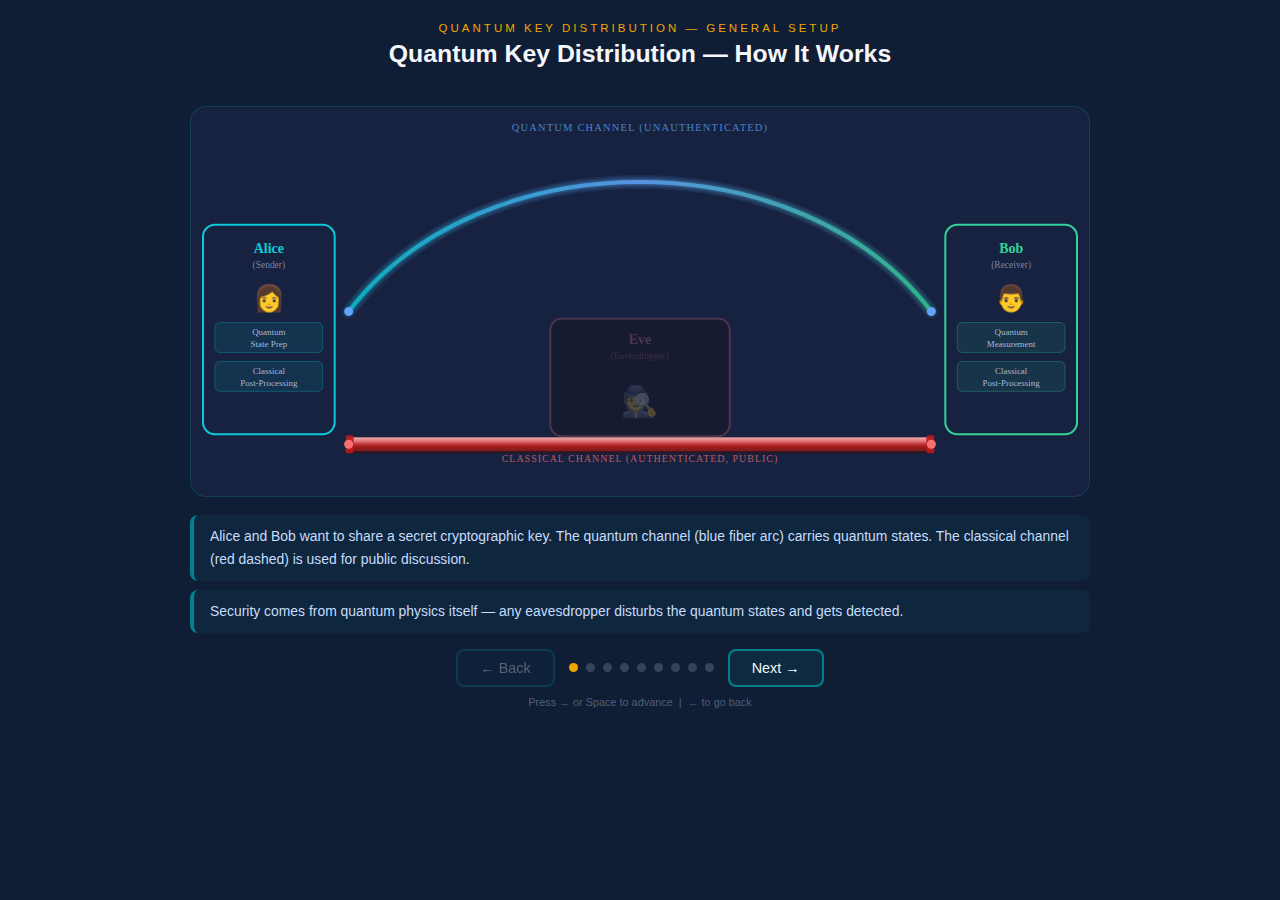
<file: game/qkd.html>
<!DOCTYPE html>
<html lang="en">
<head>
  <meta charset="UTF-8">
  <meta name="viewport" content="width=device-width, initial-scale=1.0">
  <title>QKD — General Setup</title>
  <style>
    :root {
      --bg:    #101e35;
      --card:  #162240;
      --teal:  #028090;
      --gold:  #F0A500;
      --white: #F5F7FA;
      --light: #C8DCFC;
      --alice: #0DCAD8;
      --bob:   #34d399;
      --eve:   #f87171;
      --qchan: #60a5fa;
      --cchan: #f87171;
    }
    * { margin: 0; padding: 0; box-sizing: border-box; }
    body {
      background: var(--bg);
      color: var(--white);
      font-family: 'Trebuchet MS', sans-serif;
      min-height: 100vh;
      display: flex;
      flex-direction: column;
      align-items: center;
      padding: 22px 16px 14px;
    }
    .proto-label {
      font-size: 0.72em;
      letter-spacing: 3px;
      color: var(--gold);
      text-transform: uppercase;
      margin-bottom: 6px;
      text-align: center;
    }
    .step-title {
      font-size: 1.55em;
      font-weight: bold;
      color: var(--white);
      text-align: center;
      margin-bottom: 16px;
      min-height: 2em;
      max-width: 900px;
    }
    .svg-wrap {
      width: 100%;
      max-width: 900px;
      background: var(--card);
      border: 1px solid rgba(2,128,144,0.3);
      border-radius: 16px;
      overflow: hidden;
      margin-bottom: 18px;
    }
    .panel {
      width: 100%;
      max-width: 900px;
      display: flex;
      flex-direction: column;
      gap: 9px;
      min-height: 78px;
      margin-bottom: 16px;
    }
    .bubble {
      padding: 10px 16px;
      border-radius: 8px;
      border-left: 4px solid var(--teal);
      background: rgba(2,128,144,0.1);
      font-size: 0.87em;
      line-height: 1.65;
      color: var(--light);
      opacity: 0;
      transform: translateY(6px);
      transition: opacity 0.35s, transform 0.35s;
    }
    .bubble.visible { opacity: 1; transform: none; }
    .bubble.gold  { border-color: var(--gold); background: rgba(240,165,0,0.08); }
    .bubble.red   { border-color: var(--eve);  background: rgba(248,113,113,0.08); }
    .bubble.green { border-color: #34d399;     background: rgba(52,211,153,0.07); }
    .nav { display: flex; align-items: center; gap: 14px; }
    .dots { display: flex; gap: 8px; }
    .dot { width: 9px; height: 9px; border-radius: 50%; background: rgba(200,220,252,0.2); transition: background 0.3s; }
    .dot.active { background: var(--gold); }
    .btn {
      padding: 9px 22px; border-radius: 8px;
      border: 2px solid var(--teal);
      background: rgba(2,128,144,0.12);
      color: var(--white);
      font-family: 'Trebuchet MS', sans-serif;
      font-size: 0.9em; cursor: pointer;
      transition: background 0.25s;
    }
    .btn:hover:not(:disabled) { background: rgba(2,128,144,0.3); }
    .btn:disabled { opacity: 0.3; cursor: default; }
    .hint { font-size: 0.68em; color: rgba(200,220,252,0.35); margin-top: 9px; text-align: center; }
  </style>
</head>
<body>

<div class="proto-label">QUANTUM KEY DISTRIBUTION — GENERAL SETUP</div>
<div class="step-title" id="step-title"></div>

<div class="svg-wrap">
<svg id="main-svg" viewBox="0 0 900 390" xmlns="http://www.w3.org/2000/svg"
     style="width:100%;display:block;">
  <defs>
    <filter id="glow-q" x="-50%" y="-50%" width="200%" height="200%">
      <feGaussianBlur stdDeviation="3.5" result="b"/>
      <feMerge><feMergeNode in="b"/><feMergeNode in="SourceGraphic"/></feMerge>
    </filter>
    <filter id="glow-a" x="-60%" y="-60%" width="220%" height="220%">
      <feGaussianBlur stdDeviation="5" result="b"/>
      <feMerge><feMergeNode in="b"/><feMergeNode in="SourceGraphic"/></feMerge>
    </filter>
    <filter id="glow-e" x="-60%" y="-60%" width="220%" height="220%">
      <feGaussianBlur stdDeviation="6" result="b"/>
      <feMerge><feMergeNode in="b"/><feMergeNode in="SourceGraphic"/></feMerge>
    </filter>
    <!-- Fiber gradient -->
    <linearGradient id="fiber-grad" x1="0%" y1="0%" x2="100%" y2="0%">
      <stop offset="0%"   stop-color="#0DCAD8" stop-opacity="0.9"/>
      <stop offset="50%"  stop-color="#60a5fa" stop-opacity="1"/>
      <stop offset="100%" stop-color="#34d399" stop-opacity="0.9"/>
    </linearGradient>
    <linearGradient id="classical-grad" x1="0%" y1="0%" x2="100%" y2="0%">
      <stop offset="0%"   stop-color="#f87171"/>
      <stop offset="100%" stop-color="#fb923c"/>
    </linearGradient>
    <!-- Wire 3-D gradient (top-lit) -->
    <linearGradient id="wire-grad" x1="0%" y1="0%" x2="0%" y2="100%">
      <stop offset="0%"   stop-color="#fca5a5" stop-opacity="1"/>
      <stop offset="28%"  stop-color="#f87171" stop-opacity="1"/>
      <stop offset="65%"  stop-color="#b91c1c" stop-opacity="1"/>
      <stop offset="100%" stop-color="#7f1d1d" stop-opacity="1"/>
    </linearGradient>
    <!-- Wire highlight -->
    <linearGradient id="wire-shine" x1="0%" y1="0%" x2="0%" y2="100%">
      <stop offset="0%"   stop-color="#ffffff" stop-opacity="0.22"/>
      <stop offset="100%" stop-color="#ffffff" stop-opacity="0"/>
    </linearGradient>
    <!-- Fiber tube effect -->
    <filter id="fiber-glow" x="-5%" y="-80%" width="110%" height="260%">
      <feGaussianBlur stdDeviation="2.5" result="b"/>
      <feMerge><feMergeNode in="b"/><feMergeNode in="SourceGraphic"/></feMerge>
    </filter>
  </defs>

  <!-- ══════════════════════════════════════════════
       QUANTUM CHANNEL — blue optical fiber arc
       Path: M158,205 C290,32 610,32 742,205
       ══════════════════════════════════════════════ -->
  <!-- Thick glow backing -->
  <path d="M158,205 C290,32 610,32 742,205"
        fill="none" stroke="#60a5fa" stroke-width="14"
        stroke-linecap="round" opacity="0.08"/>
  <!-- Inner fiber tube -->
  <path d="M158,205 C290,32 610,32 742,205"
        fill="none" stroke="url(#fiber-grad)" stroke-width="4"
        stroke-linecap="round" filter="url(#fiber-glow)" opacity="0.85"
        id="q-fiber"/>
  <!-- Label -->
  <text id="q-chan-lbl" x="450" y="24" text-anchor="middle"
        fill="rgba(96,165,250,0.75)" font-size="10.5"
        font-family="Trebuchet MS" letter-spacing="1.2">
    QUANTUM CHANNEL (UNAUTHENTICATED)
  </text>
  <!-- |ψ⟩ label that appears during photon travel -->
  <text id="lbl-psi" x="450" y="52" text-anchor="middle"
        fill="rgba(96,165,250,0.9)" font-size="12"
        font-family="Trebuchet MS" font-style="italic" opacity="0">Quantum States |ψ⟩</text>

  <!-- ══════════════════════════════════════════════
       CLASSICAL CHANNEL — rectangular wire
       Centered at y=338, height=14 → y=331..345
       ══════════════════════════════════════════════ -->
  <g id="c-line">
    <!-- Shadow/depth -->
    <rect x="158" y="333" width="584" height="14" rx="3.5"
          fill="#450a0a" opacity="0.55"/>
    <!-- Wire body -->
    <rect x="158" y="331" width="584" height="14" rx="3.5"
          fill="url(#wire-grad)" opacity="0.88"/>
    <!-- Specular highlight strip -->
    <rect x="160" y="332" width="580" height="5" rx="2.5"
          fill="url(#wire-shine)"/>
    <!-- Left end cap -->
    <rect x="155" y="329" width="8" height="18" rx="2"
          fill="#b91c1c" opacity="0.9"/>
    <!-- Right end cap -->
    <rect x="737" y="329" width="8" height="18" rx="2"
          fill="#b91c1c" opacity="0.9"/>
  </g>
  <!-- Arrowheads for classical channel (shown when active) -->
  <polygon id="c-arr-r" points="724,332 742,338 724,344" fill="#fca5a5" opacity="0"/>
  <polygon id="c-arr-l" points="176,332 158,338 176,344" fill="#fca5a5" opacity="0"/>
  <text id="c-chan-lbl" x="450" y="356" text-anchor="middle"
        fill="rgba(248,113,113,0.72)" font-size="10"
        font-family="Trebuchet MS" letter-spacing="1">
    CLASSICAL CHANNEL (AUTHENTICATED, PUBLIC)
  </text>
  <text id="c-post-lbl" x="450" y="372" text-anchor="middle"
        fill="rgba(248,113,113,0.55)" font-size="9"
        font-family="Trebuchet MS" opacity="0">
    Basis Exchange · Error Estimation · Privacy Amplification
  </text>

  <!-- ══════════════════════════════════════════════
       ALICE BOX
       ══════════════════════════════════════════════ -->
  <g id="alice-g">
    <rect x="12" y="118" width="132" height="210" rx="12"
          fill="#162240" stroke="#0DCAD8" stroke-width="2" id="alice-rect"/>
    <!-- Name -->
    <text x="78" y="146" text-anchor="middle" fill="#0DCAD8"
          font-size="14" font-weight="bold" font-family="Trebuchet MS">Alice</text>
    <text x="78" y="161" text-anchor="middle" fill="rgba(200,220,252,0.55)"
          font-size="9.5" font-family="Trebuchet MS">(Sender)</text>
    <!-- Avatar -->
    <text x="78" y="200" text-anchor="middle" font-size="26">👩</text>
    <!-- Sub-labels -->
    <rect x="24" y="216" width="108" height="30" rx="5"
          fill="rgba(13,202,216,0.1)" stroke="rgba(13,202,216,0.3)" stroke-width="1"/>
    <text x="78" y="229" text-anchor="middle" fill="rgba(200,220,252,0.8)"
          font-size="9" font-family="Trebuchet MS">Quantum</text>
    <text x="78" y="241" text-anchor="middle" fill="rgba(200,220,252,0.8)"
          font-size="9" font-family="Trebuchet MS">State Prep</text>
    <rect x="24" y="255" width="108" height="30" rx="5"
          fill="rgba(13,202,216,0.1)" stroke="rgba(13,202,216,0.3)" stroke-width="1"/>
    <text x="78" y="268" text-anchor="middle" fill="rgba(200,220,252,0.8)"
          font-size="9" font-family="Trebuchet MS">Classical</text>
    <text x="78" y="280" text-anchor="middle" fill="rgba(200,220,252,0.8)"
          font-size="9" font-family="Trebuchet MS">Post-Processing</text>
    <!-- Connection dots -->
    <circle cx="158" cy="205" r="4.5" fill="#60a5fa"/>
    <circle cx="158" cy="338" r="4.5" fill="#f87171"/>
    <!-- Key icon (final step) -->
    <text id="key-a" x="78" y="112" text-anchor="middle" font-size="22" opacity="0">🔑</text>
  </g>

  <!-- ══════════════════════════════════════════════
       BOB BOX
       ══════════════════════════════════════════════ -->
  <g id="bob-g">
    <rect x="756" y="118" width="132" height="210" rx="12"
          fill="#162240" stroke="#34d399" stroke-width="2" id="bob-rect"/>
    <text x="822" y="146" text-anchor="middle" fill="#34d399"
          font-size="14" font-weight="bold" font-family="Trebuchet MS">Bob</text>
    <text x="822" y="161" text-anchor="middle" fill="rgba(200,220,252,0.55)"
          font-size="9.5" font-family="Trebuchet MS">(Receiver)</text>
    <text x="822" y="200" text-anchor="middle" font-size="26">👨</text>
    <rect x="768" y="216" width="108" height="30" rx="5"
          fill="rgba(52,211,153,0.1)" stroke="rgba(52,211,153,0.3)" stroke-width="1"/>
    <text x="822" y="229" text-anchor="middle" fill="rgba(200,220,252,0.8)"
          font-size="9" font-family="Trebuchet MS">Quantum</text>
    <text x="822" y="241" text-anchor="middle" fill="rgba(200,220,252,0.8)"
          font-size="9" font-family="Trebuchet MS">Measurement</text>
    <rect x="768" y="255" width="108" height="30" rx="5"
          fill="rgba(52,211,153,0.1)" stroke="rgba(52,211,153,0.3)" stroke-width="1"/>
    <text x="822" y="268" text-anchor="middle" fill="rgba(200,220,252,0.8)"
          font-size="9" font-family="Trebuchet MS">Classical</text>
    <text x="822" y="280" text-anchor="middle" fill="rgba(200,220,252,0.8)"
          font-size="9" font-family="Trebuchet MS">Post-Processing</text>
    <circle cx="742" cy="205" r="4.5" fill="#60a5fa"/>
    <circle cx="742" cy="338" r="4.5" fill="#f87171"/>
    <text id="key-b" x="822" y="112" text-anchor="middle" font-size="22" opacity="0">🔑</text>
  </g>

  <!-- ══════════════════════════════════════════════
       EVE BOX (center)
       ══════════════════════════════════════════════ -->
  <g id="eve-g" opacity="0.25">
    <rect x="360" y="212" width="180" height="118" rx="12"
          fill="#1c0a0a" stroke="#f87171" stroke-width="2" id="eve-rect"/>
    <text x="450" y="238" text-anchor="middle" fill="#f87171"
          font-size="14" font-weight="bold" font-family="Trebuchet MS">Eve</text>
    <text x="450" y="253" text-anchor="middle" fill="rgba(248,113,113,0.65)"
          font-size="9.5" font-family="Trebuchet MS">(Eavesdropper)</text>
    <text x="450" y="306" text-anchor="middle" font-size="30">🕵️</text>
    <!-- Steal line: mid-arc down to Eve -->
    <line id="steal-line" x1="450" y1="88" x2="450" y2="212"
          stroke="#f87171" stroke-width="1.5" stroke-dasharray="5,4" opacity="0"/>
    <text id="lbl-steal" x="405" y="168" text-anchor="middle"
          fill="#f87171" font-size="9.5" font-family="Trebuchet MS"
          font-style="italic" opacity="0">Stealing qubits</text>
  </g>

  <!-- ══════════════════════════════════════════════
       PHOTON PARTICLES (animated in JS)
       ══════════════════════════════════════════════ -->
  <circle id="ph0" r="5.5" fill="#60a5fa" opacity="0" filter="url(#glow-q)"/>
  <circle id="ph1" r="5.5" fill="#60a5fa" opacity="0" filter="url(#glow-q)"/>
  <circle id="ph2" r="5"   fill="#60a5fa" opacity="0" filter="url(#glow-q)"/>
  <!-- Eve's intercepted photon -->
  <circle id="ph3" r="5"   fill="#f87171" opacity="0" filter="url(#glow-e)"/>

  <!-- ══════════════════════════════════════════════
       CLASSICAL CHANNEL PACKETS (animated in JS)
       ══════════════════════════════════════════════ -->
  <rect id="cm0" width="14" height="10" rx="2" fill="#f87171" opacity="0"/>
  <rect id="cm1" width="14" height="10" rx="2" fill="#fb923c" opacity="0"/>
</svg>
</div>

<div class="panel" id="panel"></div>
<div class="nav">
  <button class="btn" id="btn-prev" onclick="go(-1)">← Back</button>
  <div class="dots" id="dots"></div>
  <button class="btn" id="btn-next" onclick="go(1)">Next →</button>
</div>
<div class="hint">Press → or Space to advance &nbsp;|&nbsp; ← to go back</div>

<script>
// ── Cubic Bezier (quantum channel arc) ──────────────────────────
// M158,205 C290,32 610,32 742,205
const QP = { p0:{x:158,y:205}, p1:{x:290,y:32}, p2:{x:610,y:32}, p3:{x:742,y:205} };

function bez(t, p) {
  const mt = 1 - t;
  return {
    x: mt*mt*mt*p.p0.x + 3*mt*mt*t*p.p1.x + 3*mt*t*t*p.p2.x + t*t*t*p.p3.x,
    y: mt*mt*mt*p.p0.y + 3*mt*mt*t*p.p1.y + 3*mt*t*t*p.p2.y + t*t*t*p.p3.y,
  };
}

// ── Animation control ────────────────────────────────────────────
let rafs = [];
let animOn = false;

function killAnims() {
  animOn = false;
  rafs.forEach(cancelAnimationFrame);
  rafs = [];
  ['ph0','ph1','ph2','ph3'].forEach(id => el(id).setAttribute('opacity','0'));
  ['cm0','cm1'].forEach(id => el(id).setAttribute('opacity','0'));
}

function runQuantum(withEve) {
  animOn = true;
  const SPEED = 0.00022;
  const offsets = [0, 0.34, 0.67];
  // Eve branch: at t≈0.45 of arc, photon index 1 goes to Eve
  const EVE_T  = 0.45;
  const EVE_PT = bez(EVE_T, QP); // point on arc where Eve taps
  const EVE    = {x: 450, y: 212};

  let t0 = null;
  function frame(ts) {
    if (!animOn) return;
    if (!t0) t0 = ts;
    const dt = ts - t0;

    offsets.forEach((off, i) => {
      const t = ((dt * SPEED + off) % 1.0);
      const ph = el('ph' + i);

      if (withEve && i === 1) {
        if (t >= EVE_T - 0.01 && t <= EVE_T + 0.28) {
          // Photon diverted toward Eve
          const frac = Math.min(1, (t - EVE_T + 0.01) / 0.28);
          ph.setAttribute('cx', EVE_PT.x + (EVE.x - EVE_PT.x) * frac);
          ph.setAttribute('cy', EVE_PT.y + (EVE.y - EVE_PT.y) * frac);
          ph.setAttribute('fill', '#f87171');
          ph.setAttribute('opacity', '0.9');
        } else if (t > EVE_T + 0.28) {
          // Fades at Eve
          ph.setAttribute('opacity', '0');
        } else {
          // Before interception: normal travel
          const pt = bez(t, QP);
          ph.setAttribute('cx', pt.x); ph.setAttribute('cy', pt.y);
          ph.setAttribute('fill', '#60a5fa');
          ph.setAttribute('opacity', t < 0.02 || t > 0.96 ? '0' : '0.95');
        }
      } else {
        const pt = bez(t, QP);
        ph.setAttribute('cx', pt.x); ph.setAttribute('cy', pt.y);
        ph.setAttribute('fill', '#60a5fa');
        ph.setAttribute('opacity', t < 0.02 || t > 0.96 ? '0' : '0.95');
      }
    });

    rafs.push(requestAnimationFrame(frame));
  }
  rafs.push(requestAnimationFrame(frame));
}

function runClassical() {
  animOn = true;
  const SPEED = 0.00028;
  const X0 = 158, X1 = 742, Y = 333;
  let t0 = null;
  function frame(ts) {
    if (!animOn) return;
    if (!t0) t0 = ts;
    const dt = ts - t0;
    // cm0 left→right
    { const t = ((dt * SPEED + 0.05) % 1.0);
      const x = X0 + (X1 - X0) * t - 7;
      el('cm0').setAttribute('x', x); el('cm0').setAttribute('y', Y);
      el('cm0').setAttribute('opacity', t > 0.02 && t < 0.96 ? '0.85' : '0'); }
    // cm1 right→left
    { const t = ((dt * SPEED + 0.55) % 1.0);
      const x = X1 - (X1 - X0) * t - 7;
      el('cm1').setAttribute('x', x); el('cm1').setAttribute('y', Y);
      el('cm1').setAttribute('opacity', t > 0.02 && t < 0.96 ? '0.85' : '0'); }
    rafs.push(requestAnimationFrame(frame));
  }
  rafs.push(requestAnimationFrame(frame));
}

// ── Helpers ──────────────────────────────────────────────────────
function el(id) { return document.getElementById(id); }
function sv(id, val) { el(id).setAttribute('opacity', val); }
function hilite(grpId, rectId, color, on) {
  const g = el(grpId);
  el(rectId).setAttribute('stroke-width', on ? '3.5' : '2');
  if (on) g.setAttribute('filter', 'url(#glow-a)');
  else    g.removeAttribute('filter');
}
function hiliteEve(on) {
  el('eve-g').setAttribute('opacity', on ? '1' : '0.25');
  if (on) el('eve-g').setAttribute('filter', 'url(#glow-e)');
  else    el('eve-g').removeAttribute('filter');
}

// ── Steps ────────────────────────────────────────────────────────
const TOTAL = 9;
let step = 0;

const steps = [
  // 0: Overview
  () => {
    T("Quantum Key Distribution — How It Works");
    killAnims();
    hilite('alice-g','alice-rect','#0DCAD8',false);
    hilite('bob-g',  'bob-rect',  '#34d399',false);
    hiliteEve(false);
    sv('lbl-psi',0); sv('steal-line',0); sv('lbl-steal',0);
    sv('c-arr-r',0); sv('c-arr-l',0); sv('c-post-lbl',0);
    sv('key-a',0); sv('key-b',0);
    panel([
      {t:"Alice and Bob want to share a secret cryptographic key. The quantum channel (blue fiber arc) carries quantum states. The classical channel (red dashed) is used for public discussion.",c:''},
      {t:"Security comes from quantum physics itself — any eavesdropper disturbs the quantum states and gets detected.",c:'teal'},
    ]);
  },
  // 1: Alice prepares
  () => {
    T("Alice prepares random quantum states");
    killAnims();
    hilite('alice-g','alice-rect','#0DCAD8',true);
    hilite('bob-g','bob-rect','#34d399',false);
    hiliteEve(false);
    sv('lbl-psi',0); sv('steal-line',0); sv('lbl-steal',0);
    sv('c-arr-r',0); sv('c-arr-l',0); sv('c-post-lbl',0); sv('key-a',0); sv('key-b',0);
    panel([
      {t:"Alice generates random bits and encodes each as a quantum state |ψ⟩ using a randomly chosen basis — rectilinear (|0⟩/|1⟩) or diagonal (|+⟩/|−⟩).",c:'teal'},
      {t:"Her basis choices are kept secret. Only the encoded qubits travel over the fiber.",c:''},
    ]);
  },
  // 2: Quantum states travel
  () => {
    T("Qubits travel through the optical fiber");
    killAnims();
    hilite('alice-g','alice-rect','#0DCAD8',false);
    hilite('bob-g','bob-rect','#34d399',false);
    hiliteEve(false);
    sv('lbl-psi',0.9); sv('steal-line',0); sv('lbl-steal',0);
    sv('c-arr-r',0); sv('c-arr-l',0); sv('c-post-lbl',0); sv('key-a',0); sv('key-b',0);
    runQuantum(false);
    panel([
      {t:"Alice fires single photons (qubits) one by one through the blue optical fiber toward Bob.",c:''},
      {t:"No-Cloning Theorem: quantum states cannot be perfectly copied. Any interception inevitably disturbs them.",c:'teal'},
    ]);
  },
  // 3: Eve intercepts
  () => {
    T("Eve intercepts — but leaves a trace");
    killAnims();
    hiliteEve(true);
    sv('lbl-psi',0.6); sv('steal-line',0.85); sv('lbl-steal',0.9);
    sv('c-arr-r',0); sv('c-arr-l',0); sv('c-post-lbl',0); sv('key-a',0); sv('key-b',0);
    runQuantum(true);
    panel([
      {t:"Eve taps the fiber and measures some qubits. But measuring a quantum state collapses it — she cannot copy it without disturbing it.",c:'red'},
      {t:"When she re-sends the qubits to Bob, the states are altered. This introduces errors Alice and Bob can detect.",c:''},
    ]);
  },
  // 4: Bob measures
  () => {
    T("Bob measures the incoming photons");
    killAnims();
    hilite('alice-g','alice-rect','#0DCAD8',false);
    hilite('bob-g','bob-rect','#34d399',true);
    hiliteEve(false);
    sv('lbl-psi',0.5); sv('steal-line',0); sv('lbl-steal',0);
    sv('c-arr-r',0); sv('c-arr-l',0); sv('c-post-lbl',0); sv('key-a',0); sv('key-b',0);
    runQuantum(false);
    panel([
      {t:"Bob measures each incoming qubit using a randomly chosen basis. He records the outcome for each photon.",c:'green'},
      {t:"When Bob's basis matches Alice's, the result is perfectly correlated. This happens ~50% of the time.",c:''},
    ]);
  },
  // 5: Basis sifting
  () => {
    T("Basis sifting over the classical channel");
    killAnims();
    hilite('alice-g','alice-rect','#0DCAD8',false);
    hilite('bob-g','bob-rect','#34d399',false);
    hiliteEve(false);
    sv('lbl-psi',0); sv('steal-line',0); sv('lbl-steal',0);
    sv('c-arr-r',0.9); sv('c-arr-l',0.9); sv('c-post-lbl',0.75); sv('key-a',0); sv('key-b',0);
    runClassical();
    panel([
      {t:"Over the public classical channel, Alice and Bob announce which basis they used for each qubit — but NOT their bit values.",c:'gold'},
      {t:"They discard bits where their bases didn't match, keeping ~50% as the sifted key.",c:''},
    ]);
  },
  // 6: Error estimation
  () => {
    T("Error estimation — detecting Eve's presence");
    killAnims();
    hiliteEve(true);
    sv('lbl-psi',0); sv('steal-line',0); sv('lbl-steal',0);
    sv('c-arr-r',0.9); sv('c-arr-l',0.9); sv('c-post-lbl',0.8); sv('key-a',0); sv('key-b',0);
    runClassical();
    panel([
      {t:"They publicly compare a random subset of their sifted bits. If Eve intercepted, errors appear above the expected threshold.",c:'red'},
      {t:"High error rate → Eve detected → protocol aborted. No information is leaked. They restart on a new channel.",c:''},
    ]);
  },
  // 7: Privacy amplification
  () => {
    T("Error correction and privacy amplification");
    killAnims();
    hilite('alice-g','alice-rect','#0DCAD8',false);
    hilite('bob-g','bob-rect','#34d399',false);
    hiliteEve(false);
    sv('lbl-psi',0); sv('steal-line',0); sv('lbl-steal',0);
    sv('c-arr-r',0.9); sv('c-arr-l',0.9); sv('c-post-lbl',0.9); sv('key-a',0); sv('key-b',0);
    runClassical();
    panel([
      {t:"Error correction: they reconcile remaining bit disagreements using classical codes over the public channel.",c:'gold'},
      {t:"Privacy amplification: a hash function compresses the key, eliminating any partial information Eve might have gained.",c:''},
    ]);
  },
  // 8: Secure key
  () => {
    T("Secure key established — guaranteed by physics");
    killAnims();
    hilite('alice-g','alice-rect','#0DCAD8',false);
    hilite('bob-g','bob-rect','#34d399',false);
    hiliteEve(false);
    sv('lbl-psi',0); sv('steal-line',0); sv('lbl-steal',0);
    sv('c-arr-r',0); sv('c-arr-l',0); sv('c-post-lbl',0);
    sv('key-a',1); sv('key-b',1);
    panel([
      {t:"Alice and Bob now share an identical secret key — provably secure against any eavesdropper, including quantum computers.",c:'green'},
      {t:"Security is guaranteed by the laws of quantum mechanics, not by computational assumptions.",c:'teal'},
    ]);
  },
];

// ── Render / nav ─────────────────────────────────────────────────
function T(t) { el('step-title').textContent = t; }

function panel(items) {
  const p = el('panel');
  p.innerHTML = '';
  items.forEach((item, i) => {
    const b = document.createElement('div');
    b.className = 'bubble ' + (item.c || '');
    b.textContent = item.t;
    p.appendChild(b);
    setTimeout(() => b.classList.add('visible'), i * 150);
  });
}

function buildDots() {
  const d = el('dots');
  d.innerHTML = '';
  for (let i = 0; i < TOTAL; i++) {
    const dot = document.createElement('div');
    dot.className = 'dot' + (i === step ? ' active' : '');
    d.appendChild(dot);
  }
}

function render() {
  steps[step]();
  buildDots();
  el('btn-prev').disabled = step === 0;
  const btn = el('btn-next');
  btn.textContent = step === TOTAL - 1 ? 'Done ✓' : 'Next →';
  btn.disabled    = step === TOTAL - 1;
}

function go(dir) {
  step = Math.max(0, Math.min(TOTAL - 1, step + dir));
  render();
}

document.addEventListener('keydown', e => {
  if (e.key === 'ArrowRight' || e.key === ' ') { e.preventDefault(); go(1);  }
  if (e.key === 'ArrowLeft')                    { e.preventDefault(); go(-1); }
});

render();
</script>
</body>
</html>
</file>
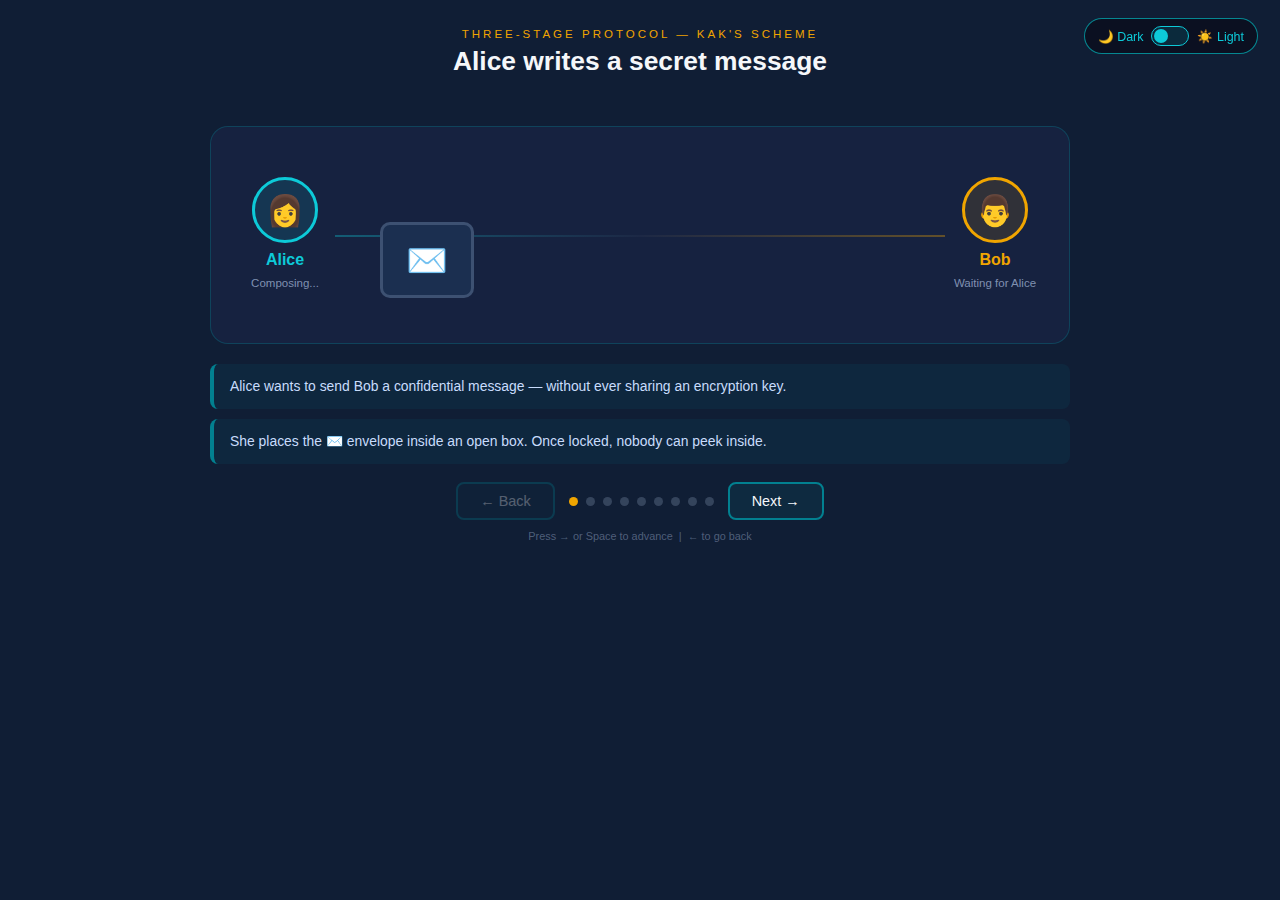
<file: game/threestage.html>
<!DOCTYPE html>
<html lang="en">
<head>
  <meta charset="UTF-8">
  <meta name="viewport" content="width=device-width, initial-scale=1.0">
  <title>Three-Stage Protocol</title>
  <style>
    :root {
      --navy:  #1A2A4A;
      --teal:  #028090;
      --gold:  #F0A500;
      --white: #F5F7FA;
      --light: #C8DCFC;
      --bg:    #101e35;
      --card:  #162240;
      --alice: #0DCAD8;
      --bob:   #F0A500;
    }

    * { margin: 0; padding: 0; box-sizing: border-box; }

    body {
      background: var(--bg);
      color: var(--white);
      font-family: 'Trebuchet MS', sans-serif;
      min-height: 100vh;
      display: flex;
      flex-direction: column;
      align-items: center;
      padding: 28px 20px 20px;
    }

    /* ── Header ── */
    .proto-label {
      font-size: 0.72em;
      letter-spacing: 3px;
      color: var(--gold);
      text-transform: uppercase;
      margin-bottom: 6px;
      text-align: center;
    }
    .step-title {
      font-size: 1.65em;
      font-weight: bold;
      color: var(--white);
      text-align: center;
      margin-bottom: 22px;
      min-height: 2.2em;
      max-width: 860px;
    }

    /* ── Stage ── */
    .stage {
      width: 100%;
      max-width: 860px;
      background: var(--card);
      border: 1px solid rgba(2,128,144,0.35);
      border-radius: 18px;
      padding: 28px 24px;
      display: flex;
      align-items: center;
      gap: 0;
      margin-bottom: 20px;
      position: relative;
      min-height: 200px;
    }

    /* ── Characters ── */
    .character {
      display: flex;
      flex-direction: column;
      align-items: center;
      gap: 8px;
      width: 100px;
      flex-shrink: 0;
      z-index: 2;
    }
    .char-avatar {
      width: 66px;
      height: 66px;
      border-radius: 50%;
      border: 3px solid;
      display: flex;
      align-items: center;
      justify-content: center;
      font-size: 1.9em;
    }
    .alice .char-avatar { border-color: var(--alice); background: rgba(13,202,216,0.12); }
    .bob   .char-avatar { border-color: var(--bob);   background: rgba(240,165,0,0.12);  }

    .char-name { font-weight: bold; font-size: 1em; }
    .alice .char-name { color: var(--alice); }
    .bob   .char-name { color: var(--bob);   }

    .char-state {
      font-size: 0.72em;
      text-align: center;
      color: rgba(200,220,252,0.6);
      min-height: 1.4em;
      transition: color 0.3s;
    }

    /* ── Channel ── */
    .channel {
      flex: 1;
      position: relative;
      height: 160px;
      display: flex;
      align-items: center;
    }
    .track-line {
      position: absolute;
      width: 100%;
      height: 2px;
      background: linear-gradient(to right, var(--alice), rgba(255,255,255,0.08), var(--bob));
      opacity: 0.35;
      top: 50%;
    }

    /* Direction arrows */
    .dir-arrow {
      position: absolute;
      top: 50%;
      font-size: 1.4em;
      transform: translateY(-50%);
      opacity: 0;
      color: rgba(200,220,252,0.45);
      transition: opacity 0.4s;
      pointer-events: none;
      z-index: 1;
    }
    .dir-arrow.visible { opacity: 1; }
    .arr-r { right: 22%; animation: br 1s ease-in-out infinite; }
    .arr-l { left:  22%; animation: bl 1s ease-in-out infinite; }
    @keyframes br { 0%,100%{ transform:translateY(-50%) translateX(0) } 50%{ transform:translateY(-50%) translateX(6px) } }
    @keyframes bl { 0%,100%{ transform:translateY(-50%) translateX(0) } 50%{ transform:translateY(-50%) translateX(-6px) } }

    /* ── Travelling Box ── */
    .box-wrap {
      position: absolute;
      left: 15%;
      transform: translateX(-50%);
      display: flex;
      flex-direction: column;
      align-items: center;
      gap: 6px;
      z-index: 3;
      transition: left 0.8s cubic-bezier(0.4, 0, 0.2, 1);
    }

    /* Locks shown above the box */
    .locks-row {
      display: flex;
      gap: 10px;
      height: 44px;
      align-items: flex-end;
    }
    .lock-svg {
      opacity: 0;
      transform: scale(0.3) translateY(-12px);
      transition: opacity 0.4s, transform 0.4s;
      filter: drop-shadow(0 2px 6px rgba(0,0,0,0.5));
    }
    .lock-svg.visible { opacity: 1; transform: scale(1) translateY(0); }

    /* The box itself */
    .box {
      width: 94px;
      height: 76px;
      border: 3px solid rgba(200,220,252,0.25);
      border-radius: 10px;
      background: #1b2f50;
      display: flex;
      align-items: center;
      justify-content: center;
      position: relative;
      transition: border-color 0.5s, box-shadow 0.5s;
      overflow: visible;
    }
    .box.s-alice { border-color: var(--alice); box-shadow: 0 0 14px rgba(13,202,216,0.3); }
    .box.s-bob   { border-color: var(--bob);   box-shadow: 0 0 14px rgba(240,165,0,0.3);  }
    .box.s-both  {
      border-color: var(--bob);
      box-shadow: 0 0 0 3px var(--alice), 0 0 18px rgba(13,202,216,0.25);
    }
    .box.s-open  { border-color: rgba(200,220,252,0.2); box-shadow: none; }

    /* Envelope inside box */
    .envelope {
      font-size: 2.1em;
      opacity: 0;
      transform: scale(0.6);
      transition: opacity 0.45s, transform 0.45s;
    }
    .envelope.visible { opacity: 1; transform: scale(1); }

    /* ── Explanation Panel ── */
    .panel {
      width: 100%;
      max-width: 860px;
      display: flex;
      flex-direction: column;
      gap: 10px;
      min-height: 90px;
      margin-bottom: 18px;
    }
    .bubble {
      padding: 11px 16px;
      border-radius: 8px;
      border-left: 4px solid var(--teal);
      background: rgba(2,128,144,0.1);
      font-size: 0.87em;
      line-height: 1.65;
      color: var(--light);
      opacity: 0;
      transform: translateY(7px);
      transition: opacity 0.35s, transform 0.35s;
    }
    .bubble.visible { opacity: 1; transform: none; }
    .bubble.gold    { border-color: var(--gold);  background: rgba(240,165,0,0.08);  }
    .bubble.teal    { border-color: var(--teal);  background: rgba(2,128,144,0.1);   }
    .bubble.green   { border-color: #2ecc71;      background: rgba(46,204,113,0.07); }

    /* ── Navigation ── */
    .nav {
      display: flex;
      align-items: center;
      gap: 14px;
    }
    .dots { display: flex; gap: 8px; }
    .dot {
      width: 9px; height: 9px;
      border-radius: 50%;
      background: rgba(200,220,252,0.2);
      transition: background 0.3s;
    }
    .dot.active { background: var(--gold); }
    .btn {
      padding: 9px 22px;
      border-radius: 8px;
      border: 2px solid var(--teal);
      background: rgba(2,128,144,0.12);
      color: var(--white);
      font-family: 'Trebuchet MS', sans-serif;
      font-size: 0.9em;
      cursor: pointer;
      transition: background 0.25s;
    }
    .btn:hover:not(:disabled) { background: rgba(2,128,144,0.3); }
    .btn:disabled { opacity: 0.3; cursor: default; }

    /* Keyboard hint */
    .hint {
      font-size: 0.68em;
      color: rgba(200,220,252,0.35);
      margin-top: 10px;
      text-align: center;
    }

    /* ── Mode toggle ── */
    .mode-toggle {
      position: fixed;
      top: 18px;
      right: 22px;
      z-index: 999;
      display: flex;
      align-items: center;
      gap: 8px;
      padding: 7px 13px;
      border-radius: 30px;
      border: 1.5px solid rgba(0,255,255,0.5);
      background: rgba(10,10,26,0.7);
      backdrop-filter: blur(10px);
      cursor: pointer;
      font-family: 'Trebuchet MS', sans-serif;
      font-size: 0.78em;
      color: var(--alice);
      transition: all 0.3s ease;
      user-select: none;
    }
    .mode-toggle:hover { border-color: var(--alice); background: rgba(13,202,216,0.1); }

    .toggle-track {
      width: 38px; height: 20px;
      background: rgba(13,202,216,0.15);
      border: 1.5px solid var(--alice);
      border-radius: 10px;
      position: relative;
      transition: all 0.3s;
      flex-shrink: 0;
    }
    .toggle-knob {
      position: absolute;
      width: 14px; height: 14px;
      background: var(--alice);
      border-radius: 50%;
      top: 2px; left: 2px;
      transition: left 0.3s, background 0.3s;
    }

    /* ── Formal / light mode overrides ── */
    body.formal {
      --navy:  #1a2a4a;
      --teal:  #0369a1;
      --gold:  #d97706;
      --white: #1a2a4a;
      --light: #334155;
      --bg:    #ffffff;
      --card:  #f0f6ff;
      --alice: #0284c7;
      --bob:   #d97706;
      background: #ffffff;
      color: #1a2a4a;
    }

    body.formal .mode-toggle {
      background: rgba(255,255,255,0.92);
      border-color: #555;
      color: #333;
      backdrop-filter: none;
    }
    body.formal .mode-toggle:hover { background: #e8e8e8; }
    body.formal .toggle-track { background: rgba(0,0,0,0.08); border-color: #555; }
    body.formal .toggle-knob { background: #333; left: 20px; }

    body.formal .stage {
      border-color: rgba(3,105,161,0.3);
    }
    body.formal .track-line {
      background: linear-gradient(to right, var(--alice), #94a3b8, var(--bob));
      opacity: 0.75;
    }
    body.formal .char-state {
      color: #1a2a4a;
      font-weight: 600;
    }
    body.formal .dir-arrow {
      color: #334155;
      font-weight: bold;
    }
    body.formal .dot {
      background: #e2e8f0;
    }
    body.formal .dot.active { background: #d97706; }
    body.formal .btn {
      border-color: var(--teal);
      background: rgba(2,128,144,0.12);
      color: var(--white);
    }
    body.formal .btn:hover:not(:disabled) { background: rgba(2,128,144,0.3); }
    body.formal .bubble {
      border-left-width: 5px;
      font-size: 1.2em;
      line-height: 1.7;
    }
    body.formal .bubble.teal {
      border-color: var(--teal);
      background: rgba(3,105,161,0.07);
      color: var(--light);
    }
    body.formal .bubble.gold {
      border-color: var(--gold);
      background: rgba(217,119,6,0.06);
      color: var(--light);
    }
    body.formal .bubble.green {
      border-color: #2ecc71;
      background: rgba(46,204,113,0.07);
      color: var(--light);
    }
    body.formal .bubble:not(.gold):not(.teal):not(.green) {
      border-color: var(--teal);
      background: rgba(3,105,161,0.07);
      color: var(--light);
    }
    body.formal .hint { color: #94a3b8; }
    body.formal .box { background: #d8e8f8; border-color: rgba(100,160,220,0.4); }
    body.formal .box.s-alice { border-color: var(--alice); box-shadow: 0 0 14px rgba(2,132,199,0.25); }
    body.formal .box.s-bob   { border-color: var(--bob);   box-shadow: 0 0 14px rgba(217,119,6,0.25); }
    body.formal .box.s-both  {
      border-color: var(--bob);
      box-shadow: 0 0 0 3px var(--alice), 0 0 18px rgba(2,132,199,0.2);
    }
    body.formal .box.s-open { border-color: rgba(100,160,220,0.3); box-shadow: none; }
    body.formal .proto-label { font-size: 1.1em; }
    body.formal .step-title { font-size: 2.4em; }
    body.formal .char-name { font-size: 1.2em; }
  </style>
</head>
<body>

<!-- Mode toggle -->
<button class="mode-toggle" onclick="toggleMode()" title="Switch between dark and light mode">
  <span>🌙 Dark</span>
  <div class="toggle-track"><div class="toggle-knob"></div></div>
  <span>☀️ Light</span>
</button>

<div class="proto-label">THREE-STAGE PROTOCOL — KAK'S SCHEME</div>
<div class="step-title" id="step-title"></div>

<div class="stage">
  <!-- Alice -->
  <div class="character alice">
    <div class="char-avatar">👩</div>
    <div class="char-name">Alice</div>
    <div class="char-state" id="alice-state"></div>
  </div>

  <!-- Channel -->
  <div class="channel">
    <div class="track-line"></div>
    <div class="dir-arrow arr-r" id="arr-r">→</div>
    <div class="dir-arrow arr-l" id="arr-l">←</div>

    <div class="box-wrap" id="box-wrap">
      <!-- Locks float above the box -->
      <div class="locks-row">
        <!-- Alice's lock: teal -->
        <svg class="lock-svg" id="lock-a" width="36" height="46" viewBox="0 0 36 46">
          <rect x="4" y="20" width="28" height="22" rx="5" fill="#0DCAD8"/>
          <path d="M10 20V14C10 6 26 6 26 14V20"
                fill="none" stroke="#0DCAD8" stroke-width="4" stroke-linecap="round"/>
          <circle cx="18" cy="31" r="3.5" fill="white" fill-opacity="0.55"/>
          <text x="18" y="14.5" text-anchor="middle" fill="white"
                font-size="6" font-family="Trebuchet MS" font-weight="bold">A</text>
        </svg>
        <!-- Bob's lock: gold -->
        <svg class="lock-svg" id="lock-b" width="36" height="46" viewBox="0 0 36 46">
          <rect x="4" y="20" width="28" height="22" rx="5" fill="#F0A500"/>
          <path d="M10 20V14C10 6 26 6 26 14V20"
                fill="none" stroke="#F0A500" stroke-width="4" stroke-linecap="round"/>
          <circle cx="18" cy="31" r="3.5" fill="white" fill-opacity="0.55"/>
          <text x="18" y="14.5" text-anchor="middle" fill="white"
                font-size="6" font-family="Trebuchet MS" font-weight="bold">B</text>
        </svg>
      </div>

      <!-- The box -->
      <div class="box s-open" id="box">
        <div class="envelope" id="envelope">✉️</div>
      </div>
    </div>
  </div>

  <!-- Bob -->
  <div class="character bob">
    <div class="char-avatar">👨</div>
    <div class="char-name">Bob</div>
    <div class="char-state" id="bob-state"></div>
  </div>
</div>

<!-- Explanation -->
<div class="panel" id="panel"></div>

<!-- Nav -->
<div class="nav">
  <button class="btn" id="btn-prev" onclick="go(-1)">← Back</button>
  <div class="dots" id="dots"></div>
  <button class="btn" id="btn-next" onclick="go(1)">Next →</button>
</div>
<div class="hint">Press → or Space to advance &nbsp;|&nbsp; ← to go back</div>

<script>
const TOTAL = 9;
let step = 0;

const P = { alice: '15%', mid: '50%', bob: '85%' };

const steps = [
  // 0 — Alice composes
  () => {
    T("Alice writes a secret message");
    pos('alice'); B('open'); L(0,0); E(1); A(0);
    S("Composing...", "Waiting for Alice");
    panel([
      { t:"Alice wants to send Bob a confidential message — without ever sharing an encryption key.", c:'' },
      { t:"She places the ✉️ envelope inside an open box. Once locked, nobody can peek inside.", c:'teal' },
    ]);
  },
  // 1 — Alice locks
  () => {
    T("Alice locks the box with her teal lock (A)");
    pos('alice'); B('alice'); L(1,0); E(0); A(0);
    S("Box locked 🔒", "Waiting...");
    panel([
      { t:"Alice seals the envelope inside and clips her teal padlock (A) onto the box. Only she holds this key.", c:'teal' },
      { t:"Bob cannot open it — but that's fine. He doesn't need to yet.", c:'' },
    ]);
  },
  // 2 — Alice → Bob
  () => {
    T("Alice sends the locked box to Bob  →");
    pos('bob'); B('alice'); L(1,0); E(0); A(1);
    S("Sent →", "Receiving...");
    panel([
      { t:"The box travels across the channel. Even if an eavesdropper intercepts it, Alice's lock holds firm.", c:'' },
      { t:"Stage 1 of 3 complete.", c:'teal' },
    ]);
  },
  // 3 — Bob adds lock
  () => {
    T("Bob adds his own gold lock (B) on top");
    pos('bob'); B('both'); L(1,1); E(0); A(0);
    S("Waiting...", "Double-locked 🔐");
    panel([
      { t:"Bob clips his gold padlock (B) alongside Alice's. Two independent locks now secure the box.", c:'gold' },
      { t:"Neither person can open the other's lock. The box is doubly protected.", c:'' },
    ]);
  },
  // 4 — Bob → Alice
  () => {
    T("Bob sends the double-locked box back  ←");
    pos('alice'); B('both'); L(1,1); E(0); A(-1);
    S("Receiving...", "Sent ←");
    panel([
      { t:"The doubly-locked box travels back to Alice. An eavesdropper sees two unbreakable locks.", c:'' },
      { t:"Stage 2 of 3 complete.", c:'gold' },
    ]);
  },
  // 5 — Alice removes her lock
  () => {
    T("Alice removes her lock — Bob's gold lock remains");
    pos('alice'); B('bob'); L(0,1); E(0); A(0);
    S("Lock removed ✓", "Waiting...");
    panel([
      { t:"Alice uses her key to remove the teal lock (A). Only Bob's gold lock (B) now protects the box.", c:'teal' },
      { t:"No keys were ever shared between Alice and Bob. The protocol works without key exchange!", c:'' },
    ]);
  },
  // 6 — Alice → Bob
  () => {
    T("Alice sends the box back to Bob  →");
    pos('bob'); B('bob'); L(0,1); E(0); A(1);
    S("Sent →", "Receiving...");
    panel([
      { t:"Only Bob's lock remains. The box makes its final journey to Bob.", c:'' },
      { t:"Stage 3 of 3 complete.", c:'gold' },
    ]);
  },
  // 7 — Bob opens
  () => {
    T("Bob removes his lock and opens the box  ✉️");
    pos('bob'); B('open'); L(0,0); E(1); A(0);
    S("✓ Done!", "Message received! 🎉");
    panel([
      { t:"Bob removes his gold lock (B) and opens the box. The envelope is inside — untouched, unread by anyone else.", c:'green' },
      { t:"Three stages. Two locks. Zero key exchange. The message arrived securely.", c:'' },
    ]);
  },
  // 8 — Summary
  () => {
    T("Three stages. Two locks. Zero key exchange.");
    pos('mid'); B('open'); L(0,0); E(1); A(0);
    S("🔒 Secure", "🔒 Secure");
    panel([
      { t:"① Alice → Bob :  box  +  🔒 Alice's lock (A)", c:'teal' },
      { t:"② Bob → Alice :  box  +  🔒 Alice's lock (A)  +  🔐 Bob's lock (B)", c:'gold' },
      { t:"③ Alice → Bob :  box  +  🔐 Bob's lock (B) only  →  Bob opens freely", c:'green' },
    ]);
  },
];

// ── Helpers ────────────────────────────────────────────────────────
function T(t) { document.getElementById('step-title').textContent = t; }

function pos(p) { document.getElementById('box-wrap').style.left = P[p]; }

function B(state) {
  const b = document.getElementById('box');
  b.className = 'box s-' + state;
}

function L(a, b) {
  document.getElementById('lock-a').classList.toggle('visible', !!a);
  document.getElementById('lock-b').classList.toggle('visible', !!b);
}

function E(show) {
  document.getElementById('envelope').classList.toggle('visible', !!show);
}

function A(dir) {
  document.getElementById('arr-r').classList.toggle('visible', dir  > 0);
  document.getElementById('arr-l').classList.toggle('visible', dir  < 0);
}

function S(a, b) {
  document.getElementById('alice-state').textContent = a;
  document.getElementById('bob-state').textContent   = b;
}

function panel(items) {
  const el = document.getElementById('panel');
  el.innerHTML = '';
  items.forEach((item, i) => {
    const b = document.createElement('div');
    b.className = 'bubble ' + (item.c || '');
    b.textContent = item.t;
    el.appendChild(b);
    setTimeout(() => b.classList.add('visible'), i * 150);
  });
}

function buildDots() {
  const d = document.getElementById('dots');
  d.innerHTML = '';
  for (let i = 0; i < TOTAL; i++) {
    const dot = document.createElement('div');
    dot.className = 'dot' + (i === step ? ' active' : '');
    d.appendChild(dot);
  }
}

function render() {
  steps[step]();
  buildDots();
  document.getElementById('btn-prev').disabled = step === 0;
  const btn = document.getElementById('btn-next');
  btn.textContent = step === TOTAL - 1 ? 'Done ✓' : 'Next →';
  btn.disabled    = step === TOTAL - 1;
}

function go(dir) {
  step = Math.max(0, Math.min(TOTAL - 1, step + dir));
  render();
}

document.addEventListener('keydown', e => {
  if (e.key === 'ArrowRight' || e.key === ' ') { e.preventDefault(); go(1);  }
  if (e.key === 'ArrowLeft')                    { e.preventDefault(); go(-1); }
});

// ── Mode toggle ──────────────────────────────────────────────────
function toggleMode() {
  const isFormal = document.body.classList.toggle('formal');
  localStorage.setItem('portfolioMode', isFormal ? 'formal' : 'quantum');
}

// Restore saved preference on load
(function() {
  if (localStorage.getItem('portfolioMode') === 'formal') {
    document.body.classList.add('formal');
  }
})();

render();
</script>
</body>
</html>
</file>
